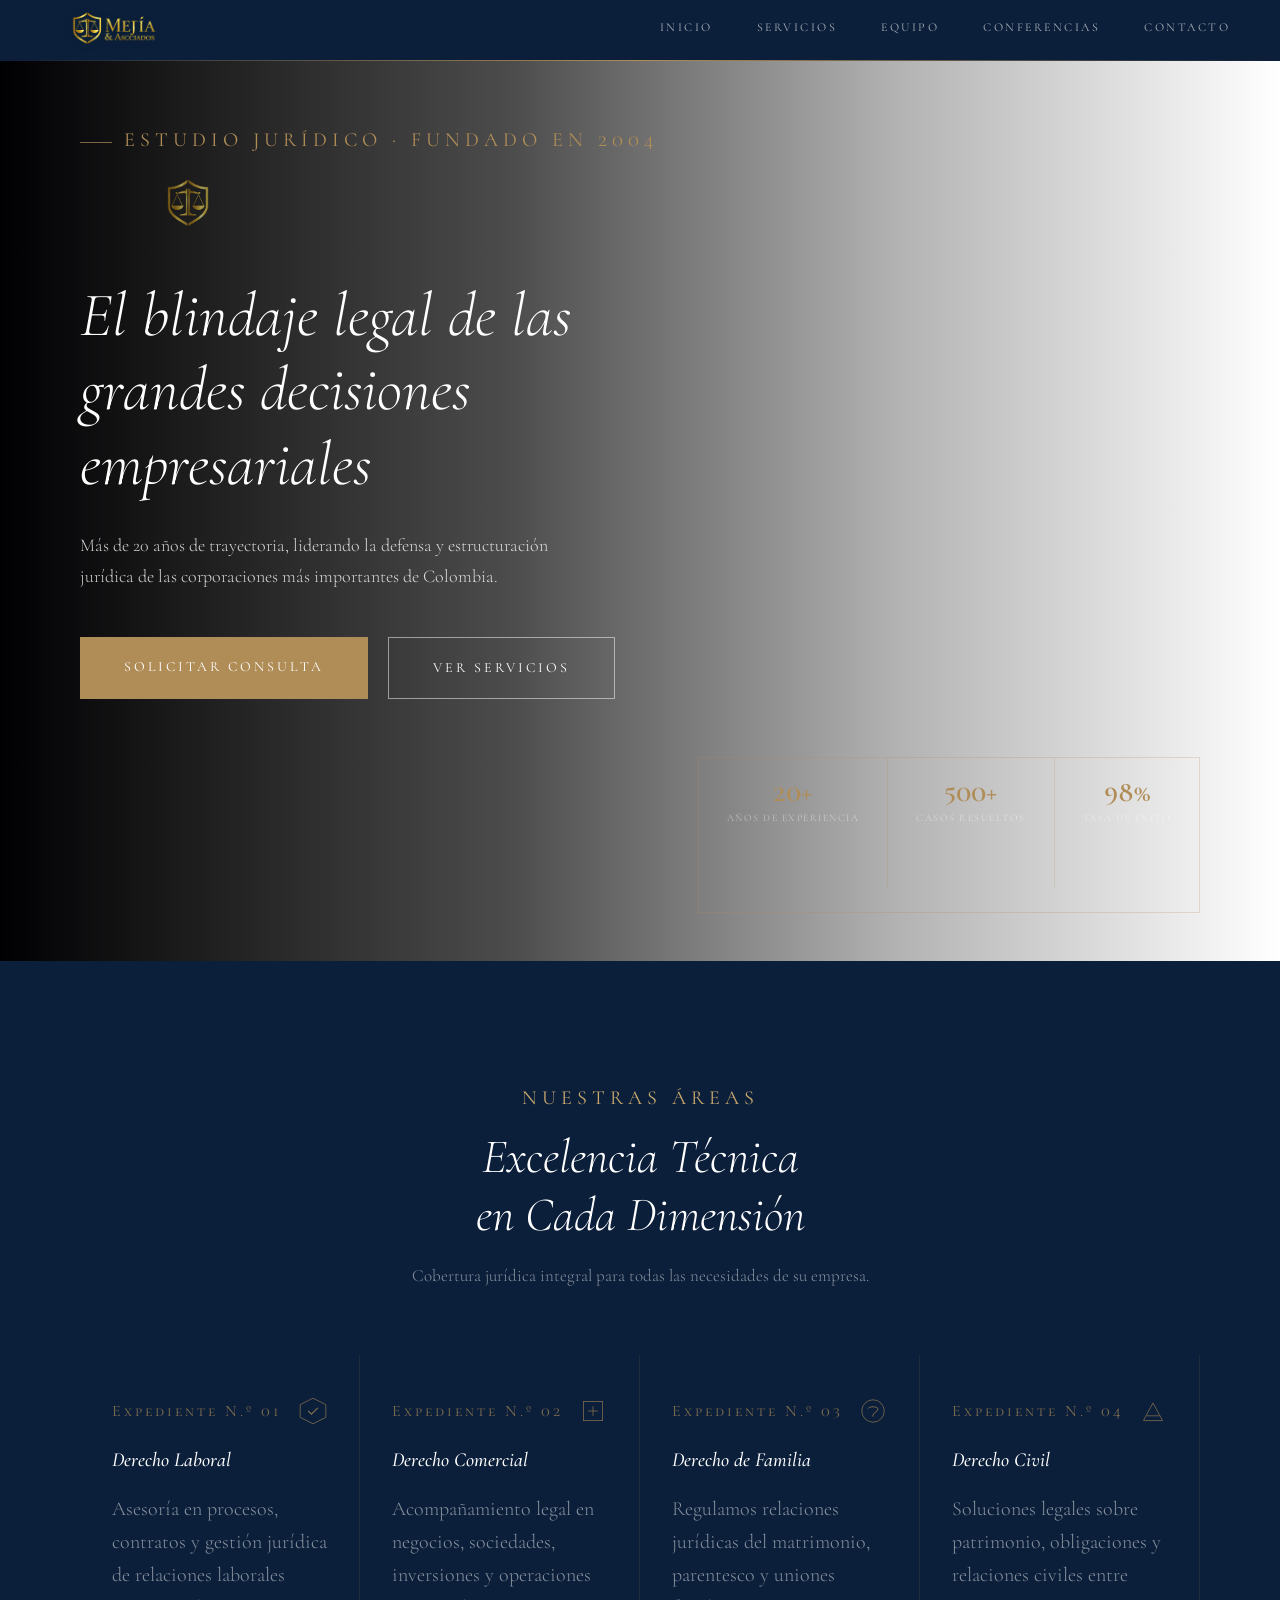
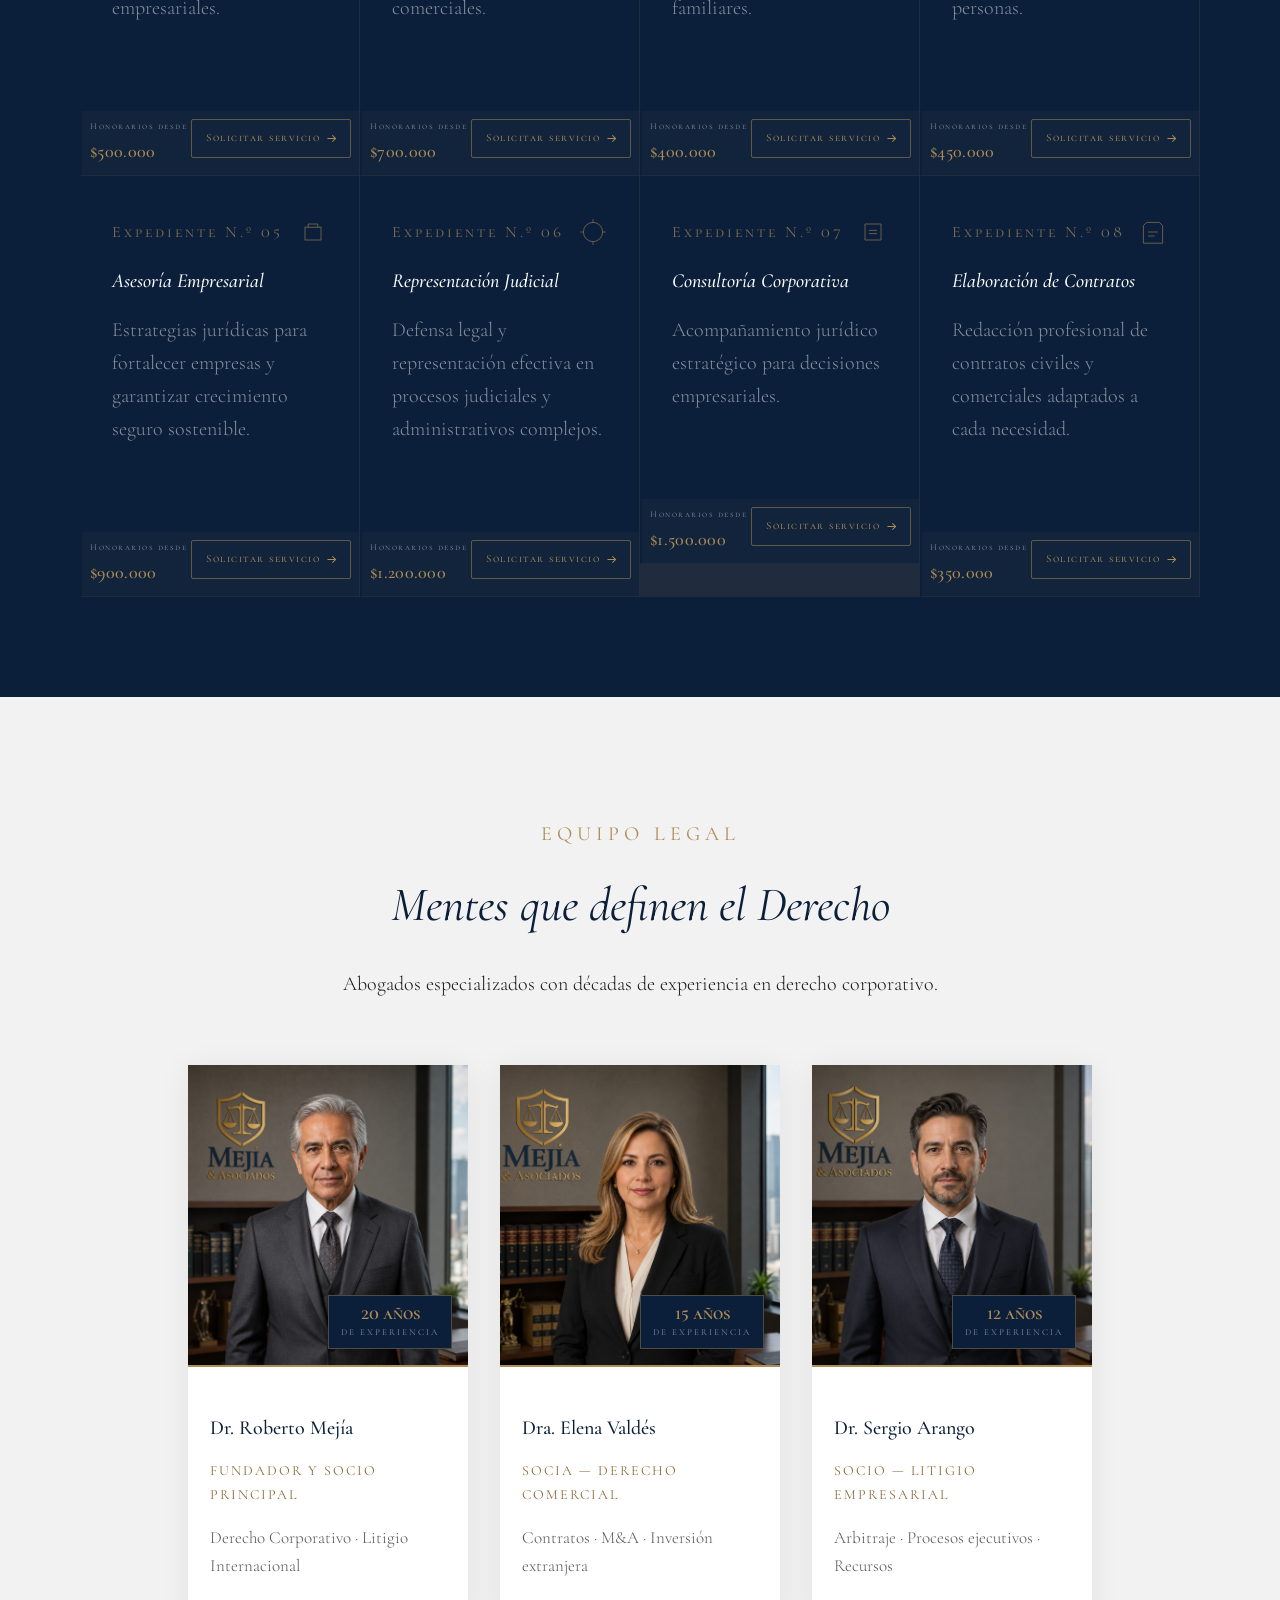
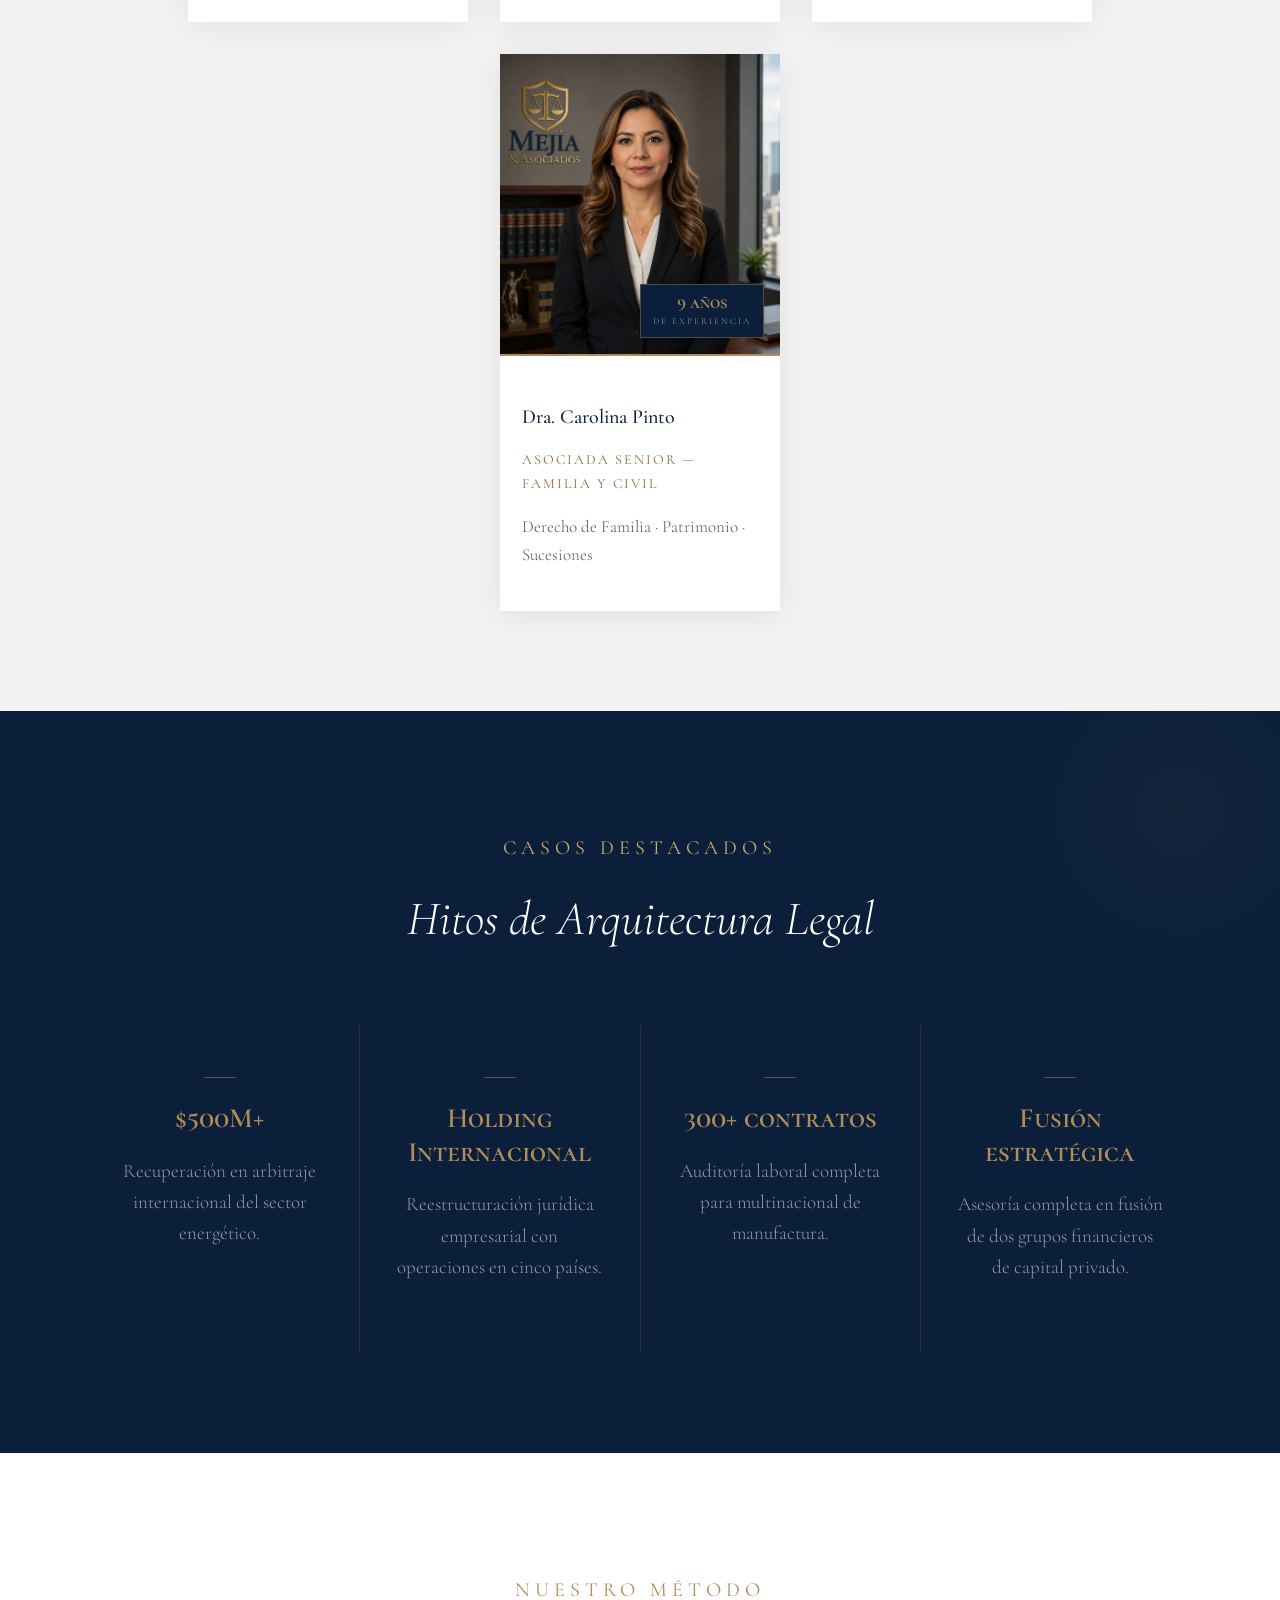
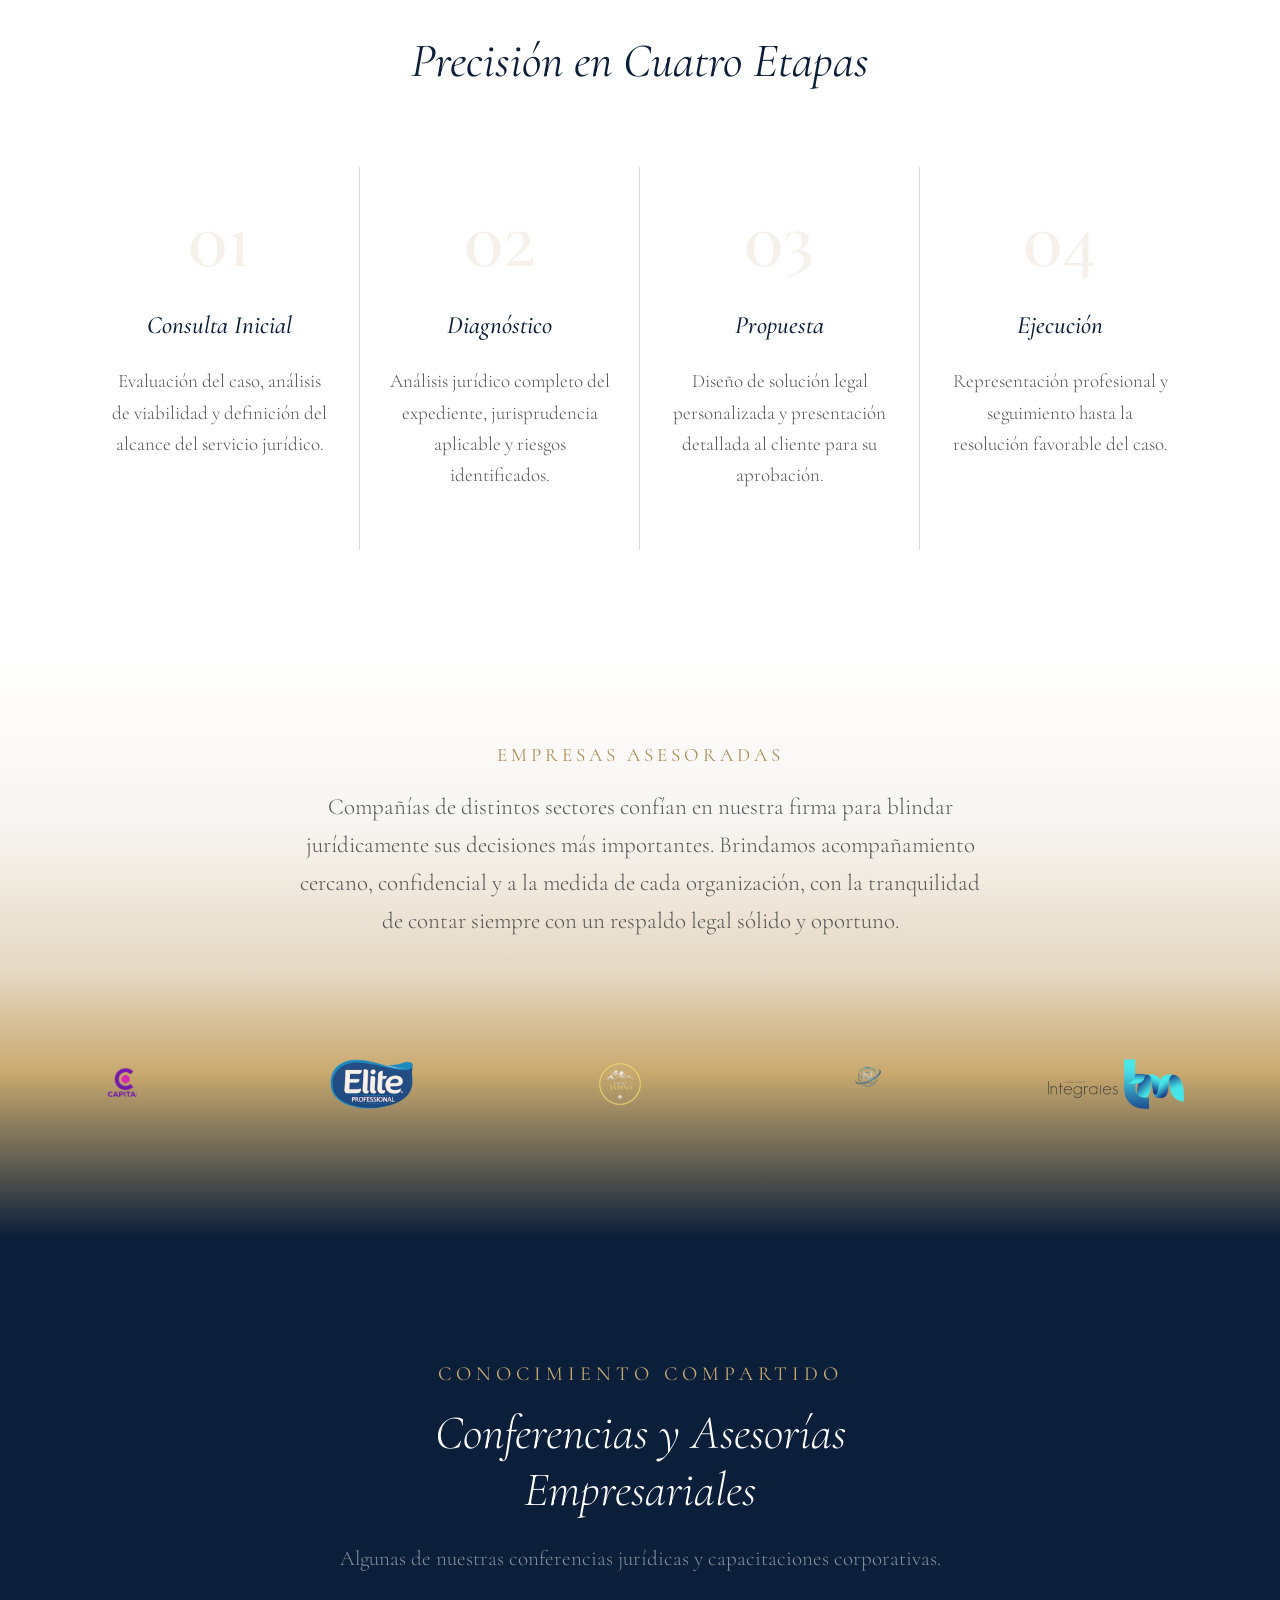
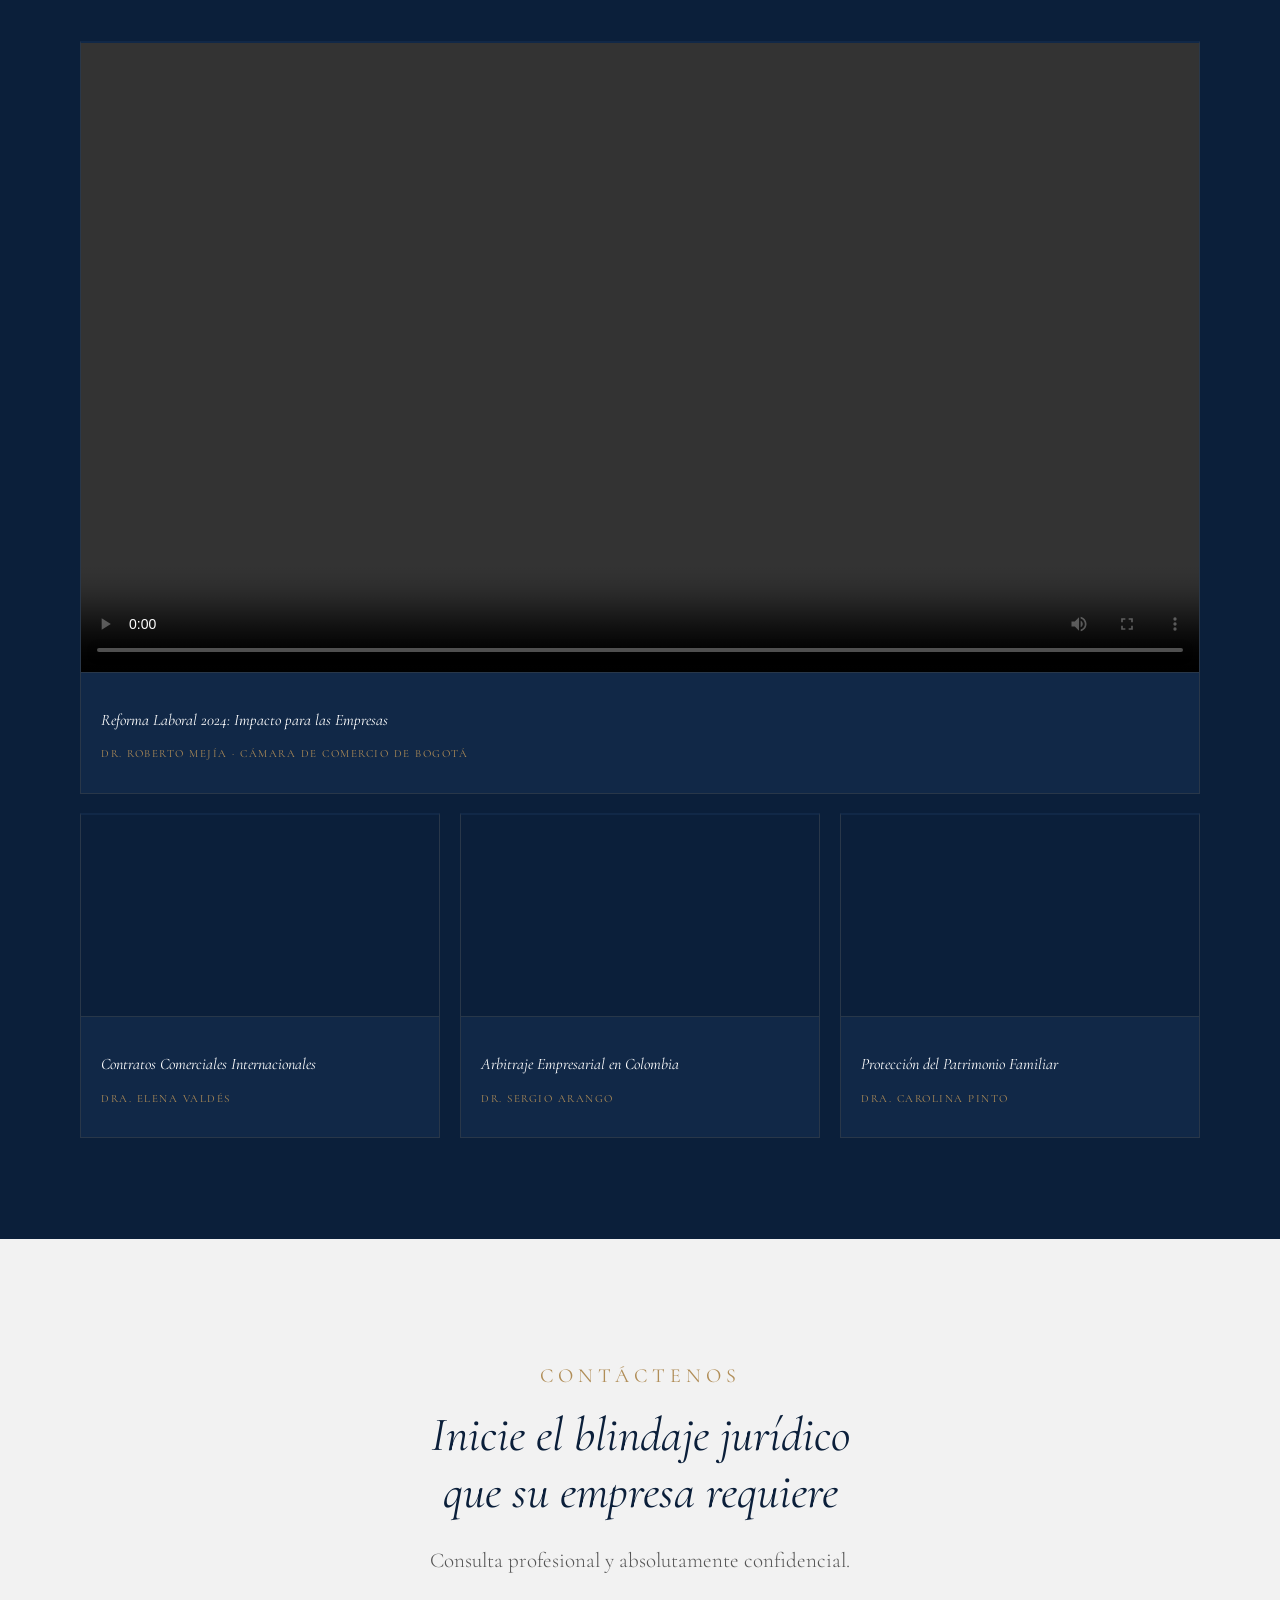
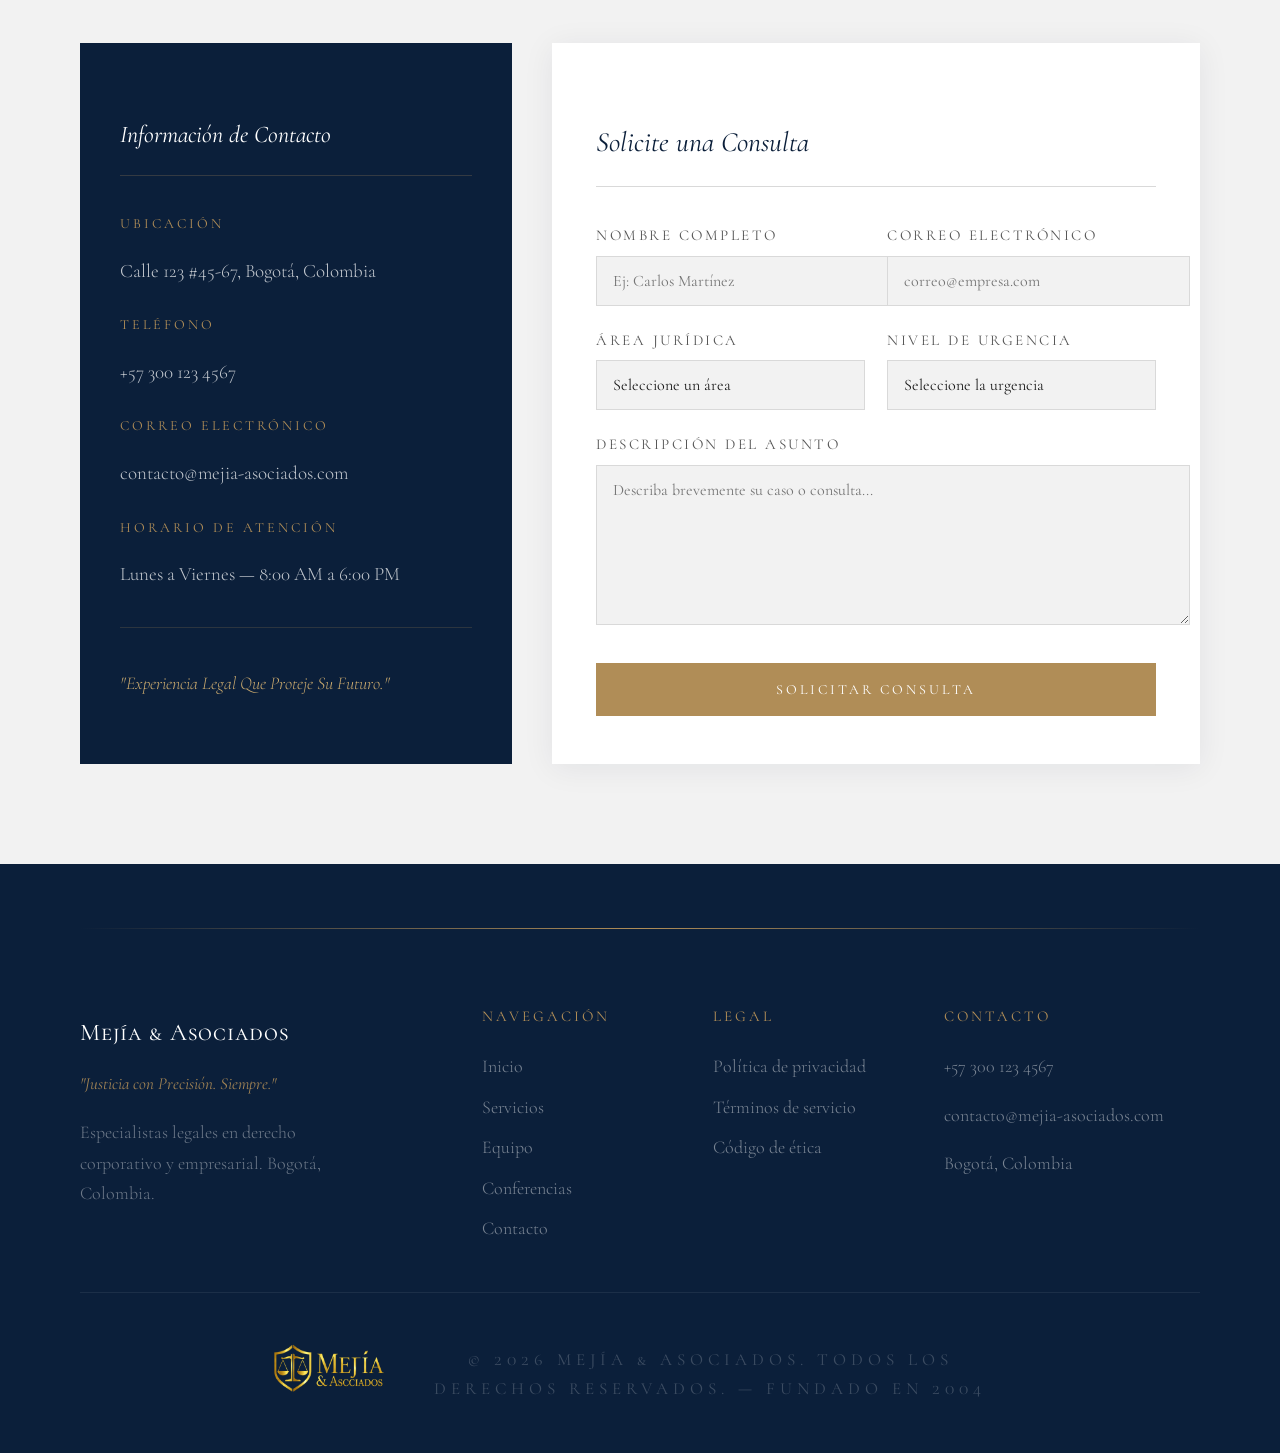
<file: ABOGADOS/index.html>
<!DOCTYPE html>
<html lang="es">
<head>
    <meta charset="UTF-8">
    <meta name="viewport" content="width=device-width, initial-scale=1.0">
    <title>Mejía & Asociados — Estudio Jurídico</title>
    <link rel="stylesheet" href="styles.css">
    <link rel="preconnect" href="https://fonts.googleapis.com">
    <link href="https://fonts.googleapis.com/css2?family=Cormorant+Garamond:ital,wght@0,300;0,400;0,500;0,600;0,700;1,300;1,400&family=Cormorant+SC:wght@300;400;500;600&display=swap" rel="stylesheet">
</head>
<body>


    <!--!SECCIÓN 1: ENCABEZADO
                    <!--*       Barra de navegación superior con logo y menú.
                    <!--*       El menú hamburguesa funciona con checkbox + label -->
    <header class="encabezado" id="inicio">

        <div class="encabezado__marca">
            <img class="encabezado__logo-banner"
                src="./img/logomj.png"
                alt="Mejía & Asociados">
        </div>

        <nav class="encabezado__nav" id="navegacion" role="navigation" aria-label="Navegación principal">
            <a class="enlace-nav" href="#inicio">Inicio</a>
            <a class="enlace-nav" href="#areas">Servicios</a>
            <a class="enlace-nav" href="#equipo">Equipo</a>
            <a class="enlace-nav" href="#conferencias">Conferencias</a>
            <a class="enlace-nav" href="#contacto">Contacto</a>
        </nav>

        <input type="checkbox" id="menu-activo" class="menu-activo" aria-hidden="true">
        <label for="menu-activo" class="menu-hamburguesa" aria-label="Abrir menú">
            <span></span><span></span><span></span>
        </label>

    </header>


    <!--!SECCIÓN 2: HERO / INICIO
            <!--*   Video de fondo + contenido + métricas flotantes.
            <!--*   Orden de capas (de fondo a frente):
            <!--*       1. video-fondo
            <!--*       2. degradado negro
            <!--*       3. patrón de puntos
            <!--*       4. contenido (título + botones)
            <!--*       5. métricas flotantes-->
    <section class="inicio" id="hero">

        <div class="inicio__contenedor-video">
            <video autoplay muted loop playsinline class="inicio__video-fondo">
                <source src="https://dl.dropbox.com/scl/fi/7dvm16bgu7j31hagz6p38/INTRODUCION.mp4?rlkey=zxrcnvhyy67lka468pvtw8rt9&st=ph2h5szb&dl=0" type="video/mp4">
            </video>
            <div class="inicio__degradado" aria-hidden="true"></div>
        </div>

        <div class="inicio__contenido">
            <span class="inicio__etiqueta">Estudio Jurídico · Fundado en 2004</span>

            <div class="inicio__banner" aria-hidden="true">
                <span class="banner-linea"></span>
                <img src="./img/icono_logo.png" alt="Logo Mejía & Asociados" class="inicio__logo">
                <span class="banner-linea"></span>
            </div>

            <h1 class="inicio__titulo">
                El blindaje legal de las<br>
                grandes decisiones<br>
                empresariales
            </h1>

            <p class="inicio__descripcion">
                Más de 20 años de trayectoria, liderando la defensa y estructuración
                jurídica de las corporaciones más importantes de Colombia.
            </p>

            <div class="inicio__botones">
                <a class="boton-principal" href="#contacto">Solicitar Consulta</a>
                <a class="boton-secundario" href="#areas">Ver Servicios</a>
            </div>
        </div>

        <div class="inicio__metricas" aria-hidden="true">
            <div class="inicio__metrica">
                <span class="inicio__metrica-numero">20+</span>
                <span class="inicio__metrica-texto">Años de experiencia</span>
            </div>
            <div class="inicio__metrica">
                <span class="inicio__metrica-numero">500+</span>
                <span class="inicio__metrica-texto">Casos resueltos</span>
            </div>
            <div class="inicio__metrica">
                <span class="inicio__metrica-numero">98%</span>
                <span class="inicio__metrica-texto">Tasa de éxito</span>
            </div>
        </div>

    </section>


    <!--!SECCIÓN 3: ÁREAS DE PRÁCTICA
        8 tarjetas en grid de 4 columnas.
        Los íconos son SVG inline (sin imágenes externas).
        -->
<section class="areas" id="areas">

    <div class="areas__encabezado">
        <p class="etiqueta-seccion etiqueta-seccion--clara">Nuestras Áreas</p>
        <h2 class="areas__titulo">Excelencia Técnica<br>en Cada Dimensión</h2>
        <p class="areas__subtitulo">Cobertura jurídica integral para todas las necesidades de su empresa.</p>
    </div>

    <div class="areas__cuadricula">

        <article class="ficha">
            <div class="ficha__cuerpo">
                <div class="ficha__cabecera">
                    <span class="ficha__expediente">Expediente N.º 01</span>
                    <div class="ficha__icono" aria-hidden="true">
                        <svg viewBox="0 0 40 40" xmlns="http://www.w3.org/2000/svg">
                            <path d="M20 4 L36 12 L36 28 L20 36 L4 28 L4 12 Z" fill="none" stroke="#B08D57" stroke-width="1"/>
                            <path d="M14 20 L18 24 L26 16" fill="none" stroke="#B08D57" stroke-width="1.5"/>
                        </svg>
                    </div>
                </div>
                <h3 class="ficha__nombre">Derecho Laboral</h3>
                <p class="ficha__descripcion">Asesoría en procesos, contratos y gestión jurídica de relaciones laborales empresariales.</p>
            </div>
            <div class="ficha__pie">
                <div class="ficha__honorarios">
                    <p class="ficha__honorarios-etiqueta">Honorarios desde</p>
                    <span class="ficha__precio">$500.000</span>
                </div>
                <a href="#contacto" class="ficha__cta">
                    <span>Solicitar servicio</span>
                    <svg viewBox="0 0 16 16" aria-hidden="true"><path d="M3 8h10M9 4l4 4-4 4" fill="none" stroke="currentColor" stroke-width="1.3"/></svg>
                </a>
            </div>
        </article>

        <article class="ficha">
            <div class="ficha__cuerpo">
                <div class="ficha__cabecera">
                    <span class="ficha__expediente">Expediente N.º 02</span>
                    <div class="ficha__icono" aria-hidden="true">
                        <svg viewBox="0 0 40 40" xmlns="http://www.w3.org/2000/svg">
                            <rect x="8" y="8" width="24" height="24" fill="none" stroke="#B08D57" stroke-width="1"/>
                            <line x1="14" y1="20" x2="26" y2="20" stroke="#B08D57" stroke-width="1"/>
                            <line x1="20" y1="14" x2="20" y2="26" stroke="#B08D57" stroke-width="1"/>
                        </svg>
                    </div>
                </div>
                <h3 class="ficha__nombre">Derecho Comercial</h3>
                <p class="ficha__descripcion">Acompañamiento legal en negocios, sociedades, inversiones y operaciones comerciales.</p>
            </div>
            <div class="ficha__pie">
                <div class="ficha__honorarios">
                    <p class="ficha__honorarios-etiqueta">Honorarios desde</p>
                    <span class="ficha__precio">$700.000</span>
                </div>
                <a href="#contacto" class="ficha__cta">
                    <span>Solicitar servicio</span>
                    <svg viewBox="0 0 16 16" aria-hidden="true"><path d="M3 8h10M9 4l4 4-4 4" fill="none" stroke="currentColor" stroke-width="1.3"/></svg>
                </a>
            </div>
        </article>

        <article class="ficha">
            <div class="ficha__cuerpo">
                <div class="ficha__cabecera">
                    <span class="ficha__expediente">Expediente N.º 03</span>
                    <div class="ficha__icono" aria-hidden="true">
                        <svg viewBox="0 0 40 40" xmlns="http://www.w3.org/2000/svg">
                            <circle cx="20" cy="20" r="14" fill="none" stroke="#B08D57" stroke-width="1"/>
                            <path d="M14 17 C14 14 26 14 26 17 C26 22 20 22 20 25 L20 27" fill="none" stroke="#B08D57" stroke-width="1.2"/>
                        </svg>
                    </div>
                </div>
                <h3 class="ficha__nombre">Derecho de Familia</h3>
                <p class="ficha__descripcion">Regulamos relaciones jurídicas del matrimonio, parentesco y uniones familiares.</p>
            </div>
            <div class="ficha__pie">
                <div class="ficha__honorarios">
                    <p class="ficha__honorarios-etiqueta">Honorarios desde</p>
                    <span class="ficha__precio">$400.000</span>
                </div>
                <a href="#contacto" class="ficha__cta">
                    <span>Solicitar servicio</span>
                    <svg viewBox="0 0 16 16" aria-hidden="true"><path d="M3 8h10M9 4l4 4-4 4" fill="none" stroke="currentColor" stroke-width="1.3"/></svg>
                </a>
            </div>
        </article>

        <article class="ficha">
            <div class="ficha__cuerpo">
                <div class="ficha__cabecera">
                    <span class="ficha__expediente">Expediente N.º 04</span>
                    <div class="ficha__icono" aria-hidden="true">
                        <svg viewBox="0 0 40 40" xmlns="http://www.w3.org/2000/svg">
                            <path d="M8 32 L20 10 L32 32 Z" fill="none" stroke="#B08D57" stroke-width="1"/>
                            <line x1="12" y1="26" x2="28" y2="26" stroke="#B08D57" stroke-width="1"/>
                        </svg>
                    </div>
                </div>
                <h3 class="ficha__nombre">Derecho Civil</h3>
                <p class="ficha__descripcion">Soluciones legales sobre patrimonio, obligaciones y relaciones civiles entre personas.</p>
            </div>
            <div class="ficha__pie">
                <div class="ficha__honorarios">
                    <p class="ficha__honorarios-etiqueta">Honorarios desde</p>
                    <span class="ficha__precio">$450.000</span>
                </div>
                <a href="#contacto" class="ficha__cta">
                    <span>Solicitar servicio</span>
                    <svg viewBox="0 0 16 16" aria-hidden="true"><path d="M3 8h10M9 4l4 4-4 4" fill="none" stroke="currentColor" stroke-width="1.3"/></svg>
                </a>
            </div>
        </article>

        <article class="ficha">
            <div class="ficha__cuerpo">
                <div class="ficha__cabecera">
                    <span class="ficha__expediente">Expediente N.º 05</span>
                    <div class="ficha__icono" aria-hidden="true">
                        <svg viewBox="0 0 40 40" xmlns="http://www.w3.org/2000/svg">
                            <rect x="10" y="14" width="20" height="16" fill="none" stroke="#B08D57" stroke-width="1"/>
                            <path d="M14 14 L14 10 L26 10 L26 14" fill="none" stroke="#B08D57" stroke-width="1"/>
                        </svg>
                    </div>
                </div>
                <h3 class="ficha__nombre">Asesoría Empresarial</h3>
                <p class="ficha__descripcion">Estrategias jurídicas para fortalecer empresas y garantizar crecimiento seguro sostenible.</p>
            </div>
            <div class="ficha__pie">
                <div class="ficha__honorarios">
                    <p class="ficha__honorarios-etiqueta">Honorarios desde</p>
                    <span class="ficha__precio">$900.000</span>
                </div>
                <a href="#contacto" class="ficha__cta">
                    <span>Solicitar servicio</span>
                    <svg viewBox="0 0 16 16" aria-hidden="true"><path d="M3 8h10M9 4l4 4-4 4" fill="none" stroke="currentColor" stroke-width="1.3"/></svg>
                </a>
            </div>
        </article>

        <article class="ficha">
            <div class="ficha__cuerpo">
                <div class="ficha__cabecera">
                    <span class="ficha__expediente">Expediente N.º 06</span>
                    <div class="ficha__icono" aria-hidden="true">
                        <svg viewBox="0 0 40 40" xmlns="http://www.w3.org/2000/svg">
                            <circle cx="20" cy="20" r="12" fill="none" stroke="#B08D57" stroke-width="1"/>
                            <path d="M20 8 L20 4 M32 20 L36 20 M20 32 L20 36 M8 20 L4 20" stroke="#B08D57" stroke-width="1"/>
                        </svg>
                    </div>
                </div>
                <h3 class="ficha__nombre">Representación Judicial</h3>
                <p class="ficha__descripcion">Defensa legal y representación efectiva en procesos judiciales y administrativos complejos.</p>
            </div>
            <div class="ficha__pie">
                <div class="ficha__honorarios">
                    <p class="ficha__honorarios-etiqueta">Honorarios desde</p>
                    <span class="ficha__precio">$1.200.000</span>
                </div>
                <a href="#contacto" class="ficha__cta">
                    <span>Solicitar servicio</span>
                    <svg viewBox="0 0 16 16" aria-hidden="true"><path d="M3 8h10M9 4l4 4-4 4" fill="none" stroke="currentColor" stroke-width="1.3"/></svg>
                </a>
            </div>
        </article>

        <article class="ficha">
            <div class="ficha__cuerpo">
                <div class="ficha__cabecera">
                    <span class="ficha__expediente">Expediente N.º 07</span>
                    <div class="ficha__icono" aria-hidden="true">
                        <svg viewBox="0 0 40 40" xmlns="http://www.w3.org/2000/svg">
                            <path d="M10 10 L30 10 L30 30 L10 30 Z" fill="none" stroke="#B08D57" stroke-width="1"/>
                            <line x1="15" y1="18" x2="25" y2="18" stroke="#B08D57" stroke-width="1"/>
                            <line x1="15" y1="22" x2="25" y2="22" stroke="#B08D57" stroke-width="1"/>
                        </svg>
                    </div>
                </div>
                <h3 class="ficha__nombre">Consultoría Corporativa</h3>
                <p class="ficha__descripcion">Acompañamiento jurídico estratégico para decisiones empresariales.</p>
            </div>
            <div class="ficha__pie">
                <div class="ficha__honorarios">
                    <p class="ficha__honorarios-etiqueta">Honorarios desde</p>
                    <span class="ficha__precio">$1.500.000</span>
                </div>
                <a href="#contacto" class="ficha__cta">
                    <span>Solicitar servicio</span>
                    <svg viewBox="0 0 16 16" aria-hidden="true"><path d="M3 8h10M9 4l4 4-4 4" fill="none" stroke="currentColor" stroke-width="1.3"/></svg>
                </a>
            </div>
        </article>

        <article class="ficha">
            <div class="ficha__cuerpo">
                <div class="ficha__cabecera">
                    <span class="ficha__expediente">Expediente N.º 08</span>
                    <div class="ficha__icono" aria-hidden="true">
                        <svg viewBox="0 0 40 40" xmlns="http://www.w3.org/2000/svg">
                            <path d="M12 8 L28 8 L32 12 L32 34 L8 34 L8 12 Z" fill="none" stroke="#B08D57" stroke-width="1"/>
                            <line x1="14" y1="20" x2="26" y2="20" stroke="#B08D57" stroke-width="1"/>
                            <line x1="14" y1="25" x2="22" y2="25" stroke="#B08D57" stroke-width="1"/>
                        </svg>
                    </div>
                </div>
                <h3 class="ficha__nombre">Elaboración de Contratos</h3>
                <p class="ficha__descripcion">Redacción profesional de contratos civiles y comerciales adaptados a cada necesidad.</p>
            </div>
            <div class="ficha__pie">
                <div class="ficha__honorarios">
                    <p class="ficha__honorarios-etiqueta">Honorarios desde</p>
                    <span class="ficha__precio">$350.000</span>
                </div>
                <a href="#contacto" class="ficha__cta">
                    <span>Solicitar servicio</span>
                    <svg viewBox="0 0 16 16" aria-hidden="true"><path d="M3 8h10M9 4l4 4-4 4" fill="none" stroke="currentColor" stroke-width="1.3"/></svg>
                </a>
            </div>
        </article>

    </div>

</section>


    <!--!SECCIÓN 4: EQUIPO LEGAL
        <!--*       4 tarjetas de abogados con foto, nombre, cargo y especialidad.
        <!--*       Técnica: Grid de 1 celda en la imagen para superponer capas
        <!--*       (texto de fondo ::before, foto, velo, badge de años)
        
        -->
    <section class="equipo" id="equipo">

        <div class="equipo__encabezado">
            <p class="etiqueta-seccion">Equipo Legal</p>
            <h2 class="equipo__titulo">Mentes que definen el Derecho</h2>
            <p class="equipo__subtitulo">Abogados especializados con décadas de experiencia en derecho corporativo.</p>
        </div>

        <div class="equipo__cuadricula">

            <article class="tarjeta-abogado">
                <div class="tarjeta-abogado__imagen-contenedor">
                    <img src="./img/brief_img/roberto_mejia.png" alt="Dr. Roberto Mejía" class="tarjeta-abogado__imagen">
                    <div class="tarjeta-abogado__velo" aria-hidden="true"></div>
                    <div class="tarjeta-abogado__anios">
                        <span>20 años</span>
                        <small>de experiencia</small>
                    </div>
                </div>
                <div class="tarjeta-abogado__info">
                    <h3 class="tarjeta-abogado__nombre">Dr. Roberto Mejía</h3>
                    <p class="tarjeta-abogado__cargo">Fundador y Socio Principal</p>
                    <p class="tarjeta-abogado__especialidad">Derecho Corporativo · Litigio Internacional</p>
                </div>
            </article>

            <article class="tarjeta-abogado">
                <div class="tarjeta-abogado__imagen-contenedor">
                    <img src="./img/brief_img/elena_valdes.png" alt="Dra. Elena Valdés" class="tarjeta-abogado__imagen">
                    <div class="tarjeta-abogado__velo" aria-hidden="true"></div>
                    <div class="tarjeta-abogado__anios">
                        <span>15 años</span>
                        <small>de experiencia</small>
                    </div>
                </div>
                <div class="tarjeta-abogado__info">
                    <h3 class="tarjeta-abogado__nombre">Dra. Elena Valdés</h3>
                    <p class="tarjeta-abogado__cargo">Socia — Derecho Comercial</p>
                    <p class="tarjeta-abogado__especialidad">Contratos · M&A · Inversión extranjera</p>
                </div>
            </article>

            <article class="tarjeta-abogado">
                <div class="tarjeta-abogado__imagen-contenedor">
                    <img src="./img/brief_img/sergio_arango.png" alt="Dr. Sergio Arango" class="tarjeta-abogado__imagen">
                    <div class="tarjeta-abogado__velo" aria-hidden="true"></div>
                    <div class="tarjeta-abogado__anios">
                        <span>12 años</span>
                        <small>de experiencia</small>
                    </div>
                </div>
                <div class="tarjeta-abogado__info">
                    <h3 class="tarjeta-abogado__nombre">Dr. Sergio Arango</h3>
                    <p class="tarjeta-abogado__cargo">Socio — Litigio Empresarial</p>
                    <p class="tarjeta-abogado__especialidad">Arbitraje · Procesos ejecutivos · Recursos</p>
                </div>
            </article>

            <article class="tarjeta-abogado">
                <div class="tarjeta-abogado__imagen-contenedor">
                    <img src="./img/brief_img/carolina_pinto.png" alt="Dra. Carolina Pinto" class="tarjeta-abogado__imagen">
                    <div class="tarjeta-abogado__velo" aria-hidden="true"></div>
                    <div class="tarjeta-abogado__anios">
                        <span>9 años</span>
                        <small>de experiencia</small>
                    </div>
                </div>
                <div class="tarjeta-abogado__info">
                    <h3 class="tarjeta-abogado__nombre">Dra. Carolina Pinto</h3>
                    <p class="tarjeta-abogado__cargo">Asociada Senior — Familia y Civil</p>
                    <p class="tarjeta-abogado__especialidad">Derecho de Familia · Patrimonio · Sucesiones</p>
                </div>
            </article>

        </div>

    </section>


    <!--!SECCIÓN 5: HITOS / CASOS DESTACADOS
        <!--*        4 tarjetas de casos de éxito (sin nombres reales).
        <!--*        Grid de 4 columnas con separadores dorados.-->
    <section class="hitos" id="hitos">

        <div class="hitos__encabezado">
            <p class="etiqueta-seccion etiqueta-seccion--clara">Casos Destacados</p>
            <h2 class="hitos__titulo">Hitos de Arquitectura Legal</h2>
        </div>

        <div class="hitos__cuadricula">

            <article class="tarjeta-hito">
                <div class="tarjeta-hito__ornamento" aria-hidden="true"></div>
                <span class="tarjeta-hito__cifra">$500M+</span>
                <p class="tarjeta-hito__descripcion">Recuperación en arbitraje internacional del sector energético.</p>
            </article>

            <article class="tarjeta-hito">
                <div class="tarjeta-hito__ornamento" aria-hidden="true"></div>
                <span class="tarjeta-hito__cifra">Holding Internacional</span>
                <p class="tarjeta-hito__descripcion">Reestructuración jurídica empresarial con operaciones en cinco países.</p>
            </article>

            <article class="tarjeta-hito">
                <div class="tarjeta-hito__ornamento" aria-hidden="true"></div>
                <span class="tarjeta-hito__cifra">300+ contratos</span>
                <p class="tarjeta-hito__descripcion">Auditoría laboral completa para multinacional de manufactura.</p>
            </article>

            <article class="tarjeta-hito">
                <div class="tarjeta-hito__ornamento" aria-hidden="true"></div>
                <span class="tarjeta-hito__cifra">Fusión estratégica</span>
                <p class="tarjeta-hito__descripcion">Asesoría completa en fusión de dos grupos financieros de capital privado.</p>
            </article>

        </div>

    </section>


    <!--!SECCIÓN 6: NUESTRO MÉTODO
        <!--*        4 pasos del proceso jurídico en grid de 4 columnas.
        <!--*        Los pasos se separan con border-right (no gap).-->
    <section class="metodo" id="metodo">

        <div class="metodo__encabezado">
            <p class="etiqueta-seccion">Nuestro Método</p>
            <h2 class="metodo__titulo">Precisión en Cuatro Etapas</h2>
        </div>

        <div class="metodo__pasos">

            <article class="paso">
                <div class="paso__numero" aria-hidden="true">01</div>
                <h3 class="paso__nombre">Consulta Inicial</h3>
                <p class="paso__descripcion">Evaluación del caso, análisis de viabilidad y definición del alcance del servicio jurídico.</p>
            </article>

            <article class="paso">
                <div class="paso__numero" aria-hidden="true">02</div>
                <h3 class="paso__nombre">Diagnóstico</h3>
                <p class="paso__descripcion">Análisis jurídico completo del expediente, jurisprudencia aplicable y riesgos identificados.</p>
            </article>

            <article class="paso">
                <div class="paso__numero" aria-hidden="true">03</div>
                <h3 class="paso__nombre">Propuesta</h3>
                <p class="paso__descripcion">Diseño de solución legal personalizada y presentación detallada al cliente para su aprobación.</p>
            </article>

            <article class="paso">
                <div class="paso__numero" aria-hidden="true">04</div>
                <h3 class="paso__nombre">Ejecución</h3>
                <p class="paso__descripcion">Representación profesional y seguimiento hasta la resolución favorable del caso.</p>
            </article>

        </div>

    </section>


    <!--!SECCIÓN 7: EMPRESAS ASESORADAS
        <!--*        Logos de clientes en tarjetas con efecto hover luminoso.
        <!--*        Flexbox con wrap para acomodar automáticamente.
        <!--*        Fondo con gradiente vertical de blanco a azul oscuro.-->
    <section class="clientes" id="clientes">

    <p class="clientes__titulo">Empresas Asesoradas</p>
    <p class="clientes__subtitulo">
        Compañías de distintos sectores confían en nuestra firma para blindar
        jurídicamente sus decisiones más importantes. Brindamos acompañamiento
        cercano, confidencial y a la medida de cada organización, con la tranquilidad
        de contar siempre con un respaldo legal sólido y oportuno.
    </p>

    <div class="clientes__carrusel">
        <div class="clientes__pista">

            <!-- Grupo 1 -->
            <div class="cliente-card">
                <img src="./img/Empresas_Asesoradas/capital.png" alt="Capital" class="clientes__logo">
            </div>
            <div class="cliente-card">
                <img src="./img/Empresas_Asesoradas/elite.png" alt="Elite" class="clientes__logo">
            </div>
            <div class="cliente-card">
                <img src="./img/Empresas_Asesoradas/grupoandino.png" alt="Grupo Andino" class="clientes__logo">
            </div>
            <div class="cliente-card">
                <img src="./img/Empresas_Asesoradas/inversionesnova.png" alt="Inversiones Nova" class="clientes__logo">
            </div>
            <div class="cliente-card">
                <img src="./img/Empresas_Asesoradas/sas.png" alt="SAS" class="clientes__logo">
            </div>
            <div class="cliente-card">
                <img src="./img/Empresas_Asesoradas/banc.png" alt="Bancolombia" class="clientes__logo">
            </div>

            <div class="cliente-card">
                <img src="./img/Empresas_Asesoradas/banco_bogota.png" alt="Banco Bogotá" class="clientes__logo">
            </div>

            <div class="cliente-card">
                <img src="./img/Empresas_Asesoradas/exito.png" alt="Éxito" class="clientes__logo">
            </div>
            <div class="cliente-card">
                <img src="./img/Empresas_Asesoradas/olimpica.png" alt="Olimpica" class="clientes__logo">
            </div>
            <div class="cliente-card">
                <img src="./img/Empresas_Asesoradas/alkosto.png" alt="Alkosto" class="clientes__logo">
            </div>
            

            <!-- Grupo 2 (idéntico, necesario para el bucle infinito sin cortes) -->
            <div class="cliente-card">
                <img src="./img/Empresas_Asesoradas/capital.png" alt="" class="clientes__logo">
            </div>
            <div class="cliente-card">
                <img src="./img/Empresas_Asesoradas/elite.png" alt="" class="clientes__logo">
            </div>
            <div class="cliente-card">
                <img src="./img/Empresas_Asesoradas/grupoandino.png" alt="" class="clientes__logo">
            </div>
            <div class="cliente-card">
                <img src="./img/Empresas_Asesoradas/inversionesnova.png" alt="" class="clientes__logo">
            </div>
            <div class="cliente-card">
                <img src="./img/Empresas_Asesoradas/sas.png" alt="" class="clientes__logo">
            </div>
            <div class="cliente-card">
                <img src="./img/Empresas_Asesoradas/banc.png" alt="" class="clientes__logo">
            </div>

            <div class="cliente-card">
                <img src="./img/Empresas_Asesoradas/banco_bogota.png" alt="" class="clientes__logo">
            </div>

            <div class="cliente-card">
                <img src="./img/Empresas_Asesoradas/exito.png" alt="" class="clientes__logo">
            </div>
            <div class="cliente-card">
                <img src="./img/Empresas_Asesoradas/olimpica.png" alt="" class="clientes__logo">
            </div>
            <div class="cliente-card">
                <img src="./img/Empresas_Asesoradas/alkosto.png"Alkosto" class="clientes__logo">
            </div>

        </div>
    </div>

</section>


    <!--!SECCIÓN 8: CONFERENCIAS
        1 video principal con audio (ocupa 3 columnas) +
        3 videos secundarios en silencio y bucle automático.
        Grid de 3 columnas con 2 filas.
        El badge "Con Audio" se superpone al video con grid de 1 celda.
        -->
    <section class="conferencias" id="conferencias">

        <div class="conferencias__encabezado">
            <p class="etiqueta-seccion etiqueta-seccion--clara">Conocimiento Compartido</p>
            <h2 class="conferencias__titulo">Conferencias y Asesorías Empresariales</h2>
            <p class="conferencias__subtitulo">Algunas de nuestras conferencias jurídicas y capacitaciones corporativas.</p>
        </div>

        <div class="conferencias__videos">

            <!--!Video principal: con audio, ocupa las 3 columnas-->
            <div class="video-item video-item--principal">
                <div class="video-item__contenedor-video">
                    <video controls class="video-item__video">
                        <source src="https://www.dropbox.com/scl/fi/da8huxbl7e1a9so7513sp/video-audio.mp4?rlkey=f7fycwsqpl5ryyzwunmu6elsj&st=fj9fb3v1&raw=1" type="video/mp4">
                    </video>
                    <div class="video-item__etiqueta">
                        <span class="video-item__badge">Con Audio</span>
                    </div>
                </div>
                <div class="video-item__info">
                    <h3 class="video-item__titulo">Reforma Laboral 2024: Impacto para las Empresas</h3>
                    <p class="video-item__subtitulo">Dr. Roberto Mejía · Cámara de Comercio de Bogotá</p>
                </div>
            </div>

    <!--! Videos secundarios: silencio, bucle automático -->
        <!--?Contratos Comerciales Internacionales-->
            <div class="video-item">
                <video autoplay muted loop playsinline class="video-item__video">
                    <source src="https://www.dropbox.com/scl/fi/49qkmchbrx90k1cjaxmil/Contratos-Comerciales-Internacionales.mp4?rlkey=ghr5cp1n3lfyucv2nmz4t76yz&st=nwx87j7l&raw=1" type="video/mp4">
                </video>
                <div class="video-item__info">
                    <h3 class="video-item__titulo">Contratos Comerciales Internacionales</h3>
                    <p class="video-item__subtitulo">Dra. Elena Valdés</p>
                </div>
            </div>
        <!--?Arbitraje Empresarial en Colombia-->
            <div class="video-item">
                <video autoplay muted loop playsinline class="video-item__video">
                    <source src="https://www.dropbox.com/scl/fi/8lb0yv31gbokz2l2rsobe/Arbitraje-Empresarial.mov?rlkey=1eo2l21rj88b1y1ir0jie8w5i&st=9xyc2bgj&raw=1" type="video/mp4">
                </video>
                <div class="video-item__info">
                    <h3 class="video-item__titulo">Arbitraje Empresarial en Colombia</h3>
                    <p class="video-item__subtitulo">Dr. Sergio Arango</p>
                </div>
            </div>
        <!--?Protección del Patrimonio Familiar-->
            <div class="video-item">
                <video autoplay muted loop playsinline class="video-item__video">
                    <source src="https://www.dropbox.com/scl/fi/nwhmu39efbux3f1efj9f8/Protecci-n-Patrimonial.mov?rlkey=571ust9jc1db6hrhrfta4wljt&st=mgasiass&raw=1" type="video/mp4">
                </video>
                <div class="video-item__info">
                    <h3 class="video-item__titulo">Protección del Patrimonio Familiar</h3>
                    <p class="video-item__subtitulo">Dra. Carolina Pinto</p>
                </div>
            </div>

        </div>

    </section>


    <!--!SECCIÓN 9: CONTACTO
        2 columnas: información de contacto + formulario.
        El formulario interno usa grid de 2 columnas.
        Los campos "completo" usan grid-column: 1 / -1.-->
    <section class="contacto" id="contacto">

        <div class="contacto__encabezado">
            <p class="etiqueta-seccion">Contáctenos</p>
            <h2 class="contacto__titulo">Inicie el blindaje jurídico<br>que su empresa requiere</h2>
            <p class="contacto__subtitulo">Consulta profesional y absolutamente confidencial.</p>
        </div>

        <div class="contacto__cuadricula">

            <div class="info-contacto">
                <h3 class="info-contacto__titulo">Información de Contacto</h3>
                <div class="item-contacto">
                    <span class="item-contacto__etiqueta">Ubicación</span>
                    <p class="item-contacto__valor">Calle 123 #45-67, Bogotá, Colombia</p>
                </div>
                <div class="item-contacto">
                    <span class="item-contacto__etiqueta">Teléfono</span>
                    <p class="item-contacto__valor">+57 300 123 4567</p>
                </div>
                <div class="item-contacto">
                    <span class="item-contacto__etiqueta">Correo electrónico</span>
                    <p class="item-contacto__valor">contacto@mejia-asociados.com</p>
                </div>
                <div class="item-contacto">
                    <span class="item-contacto__etiqueta">Horario de atención</span>
                    <p class="item-contacto__valor">Lunes a Viernes — 8:00 AM a 6:00 PM</p>
                </div>
                <div class="info-contacto__eslogan">
                    <p>"Experiencia Legal Que Proteje Su Futuro."</p>
                </div>
            </div>

            <div class="formulario-contenedor">
                <h3 class="formulario-contenedor__titulo">Solicite una Consulta</h3>

                <div class="formulario">

                    <div class="campo">
                        <label class="campo__etiqueta" for="nombre">Nombre completo</label>
                        <input class="campo__entrada" type="text" id="nombre" name="nombre" placeholder="Ej: Carlos Martínez" required>
                    </div>

                    <div class="campo">
                        <label class="campo__etiqueta" for="correo">Correo electrónico</label>
                        <input class="campo__entrada" type="email" id="correo" name="correo" placeholder="correo@empresa.com" required>
                    </div>

                    <div class="campo">
                        <label class="campo__etiqueta" for="area">Área jurídica</label>
                        <select class="campo__entrada campo__entrada--select" id="area" name="area">
                            <option value="" disabled selected>Seleccione un área</option>
                            <option value="laboral">Derecho Laboral</option>
                            <option value="comercial">Derecho Comercial</option>
                            <option value="civil">Derecho Civil</option>
                            <option value="familia">Derecho de Familia</option>
                            <option value="empresarial">Asesoría Empresarial</option>
                            <option value="contratos">Elaboración de Contratos</option>
                        </select>
                    </div>

                    <div class="campo">
                        <label class="campo__etiqueta" for="urgencia">Nivel de urgencia</label>
                        <select class="campo__entrada campo__entrada--select" id="urgencia" name="urgencia">
                            <option value="" disabled selected>Seleccione la urgencia</option>
                            <option value="normal">Normal — En los próximos días</option>
                            <option value="prioritario">Prioritario — Esta semana</option>
                            <option value="urgente">Urgente — Hoy mismo</option>
                        </select>
                    </div>

                    <div class="campo campo--completo">
                        <label class="campo__etiqueta" for="mensaje">Descripción del asunto</label>
                        <textarea class="campo__entrada campo__entrada--textarea" id="mensaje" name="mensaje"
                            placeholder="Describa brevemente su caso o consulta..." rows="5"></textarea>
                    </div>

                    <div class="campo campo--completo">
                        <button type="button" class="boton-principal boton-principal--formulario">
                            Solicitar Consulta
                        </button>
                    </div>

                </div>

            </div>

        </div>

    </section>


    <!--! SECCIÓN 10: PIE DE PÁGINA
        Grid de 4 columnas con proporciones distintas (2fr 1fr 1fr 1.5fr).
        El ::before del footer agrega la línea dorada superior.
        -->
    <footer class="pie">

        <div class="pie__cuadricula">

            <div class="pie__marca">
                <p class="pie__siglas">Mejía & Asociados</p>
                <p class="pie__eslogan-footer">"Justicia con Precisión. Siempre."</p>
                <p class="pie__descripcion">Especialistas legales en derecho corporativo y empresarial. Bogotá, Colombia.</p>
            </div>

            <div class="pie__navegacion">
                <p class="pie__nav-titulo">Navegación</p>
                <nav aria-label="Pie de página">
                    <a class="pie__enlace" href="#inicio">Inicio</a>
                    <a class="pie__enlace" href="#areas">Servicios</a>
                    <a class="pie__enlace" href="#equipo">Equipo</a>
                    <a class="pie__enlace" href="#conferencias">Conferencias</a>
                    <a class="pie__enlace" href="#contacto">Contacto</a>
                </nav>
            </div>

            <div class="pie__legal">
                <p class="pie__nav-titulo">Legal</p>
                <nav aria-label="Legal">
                    <a class="pie__enlace" href="#">Política de privacidad</a>
                    <a class="pie__enlace" href="#">Términos de servicio</a>
                    <a class="pie__enlace" href="#">Código de ética</a>
                </nav>
            </div>

            <div class="pie__contacto-rapido">
                <p class="pie__nav-titulo">Contacto</p>
                <p class="pie__dato">+57 300 123 4567</p>
                <p class="pie__dato">contacto@mejia-asociados.com</p>
                <p class="pie__dato">Bogotá, Colombia</p>
            </div>

        </div>

        <div class="pie__linea-inferior">
            <img id="pie__logo-banner"
                src="./img/logomj.png"
                alt="Mejía & Asociados">
            <p class="pie__derechos">© 2026 Mejía & Asociados. Todos los derechos reservados. — Fundado en 2004</p>
        </div>

    </footer>


</body>
</html>
</file>
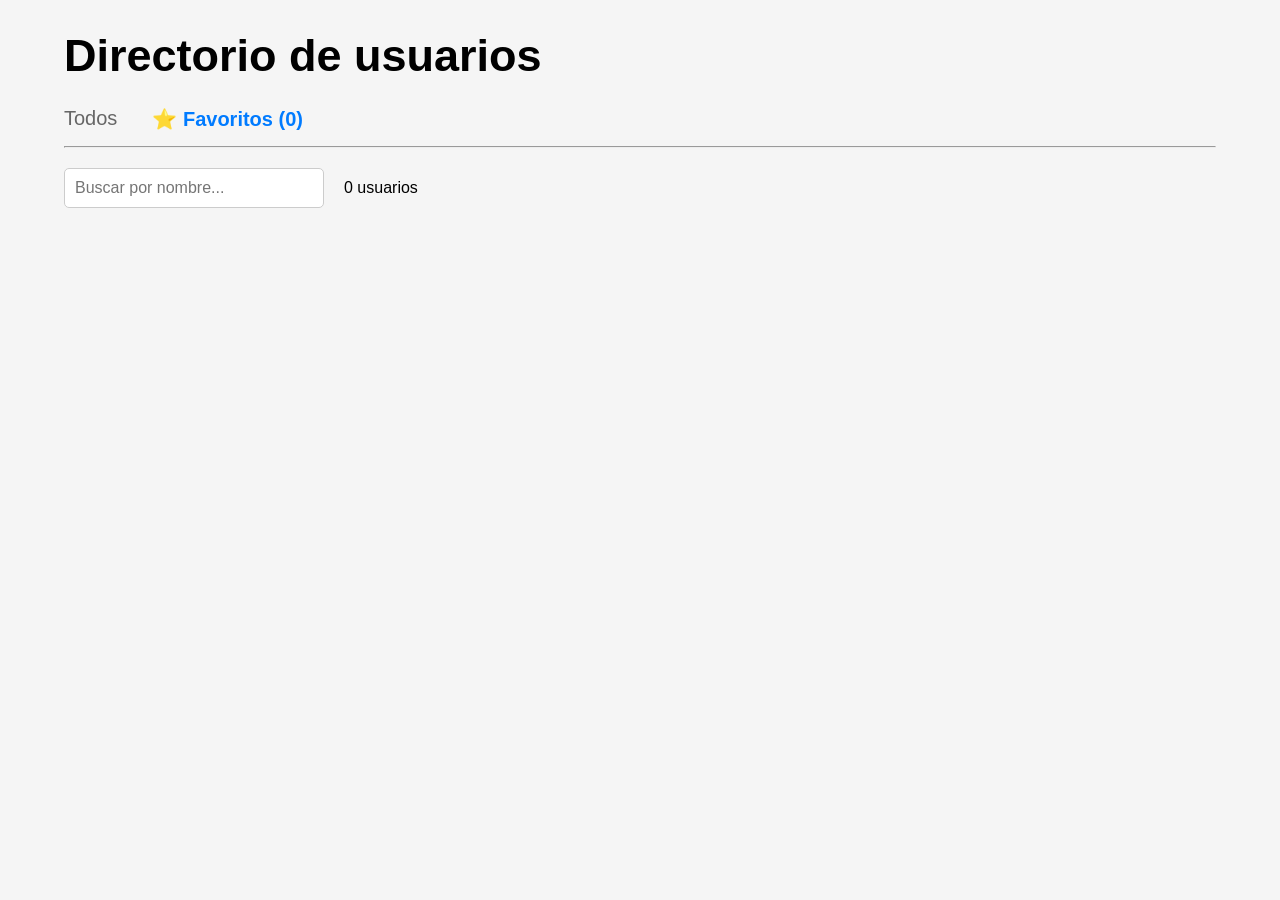
<file: favoritos.html>
<!DOCTYPE html>
<html lang="es">

<head>

    <meta charset="UTF-8">
    <meta name="viewport" content="width=device-width, initial-scale=1.0">

    <title>Favoritos</title>

    <link rel="stylesheet" href="css/styles.css">

</head>

<body>

    <div class="contenedor">

        <h1>Directorio de usuarios</h1>

        <div class="menu">

            <a href="index.html">
                Todos
            </a>

            <a class="activo" href="favoritos.html">
                ⭐ Favoritos (<span id="cantidadFavoritos">0</span>)
            </a>

        </div>

        <hr>

        <div class="barraBusqueda">

            <input
                type="text"
                id="buscar"
                placeholder="Buscar por nombre...">

            <p>

                <span id="usuariosMostrados">0</span>

                usuarios

            </p>

        </div>

        <div id="contenedorCards" class="cards">

        </div>

    </div>

    <script src="js/favoritos.js"></script>

</body>

</html>
</file>
<file: ABOGADOS/styles.css>
/*? ESTILOS — FIRMA DE ABOGADOS MjA
    /*?     Mejía & Asociados Estudio Jurídico
    /*?     TÉCNICAS QUE USAMOS PARA ETA PAGINA WEB:
    /*?    CSS Grid (hero, áreas, hitos, método, conferencias, contacto, pie)
    /*?    Flexbox (encabezado, equipo, botones, pie nav)
    /*?    Pseudoelementos ::before y ::after
    /*?    Pseudoclases :hover, :focus, :focus-visible, :last-child
    /*?    Variables CSS en :root
    /*?   Responsividad con 5 breakpoints
    /*?   prefers-reduced-motion para accesibilidad

    PROHIBICIONES CUMPLIDAS:
            Sin position (excepto donde es imprescindible)
            Sin z-index
            Sin frameworks CSS
            Sin JavaScript
            Sin float
            Sin br para separar elementos
            Sin tabla para maquetar
*/


/*!1. VARIABLES CSS*/
    /**     Aquí se definen todos los colores, fuentes y espaciados
    /**     del sitio. Se usan con var(--nombre) en todo el CSS.
*/
:root {
    --color-azul:          #0B1F3A;
    --color-azul-medio:    #112847;
    --color-gris:          #D9D9D9;
    --color-gris-suave:    #F2F2F2;
    --color-blanco:        #FFFFFF;
    --color-dorado:        #B08D57;
    --color-dorado-claro:  #C9A96E;
    --color-dorado-oscuro: #8A6B3A;
    --color-texto:         #1a1a1a;
    --color-texto-suave:   #555555;

    --fuente-principal:  'Cormorant Garamond', Georgia, serif;
    --fuente-versalitas: 'Cormorant SC', Georgia, serif;

    --espaciado-xs:  8px;
    --espaciado-s:   16px;
    --espaciado-m:   32px;
    --espaciado-l:   64px;
    --espaciado-xl:  100px;

    --padding-lateral: 80px;

    --line-height-body:   1.7;
    --line-height-titulo: 1.2;
    --line-height-texto:  1.65;

    --sombra-tarjeta:       0 4px 30px rgba(11, 31, 58, 0.07);
    --sombra-tarjeta-hover: 0 20px 60px rgba(11, 31, 58, 0.15);

    --transicion: 0.35s ease;
}



/*!2. RESET Y BASE
    /**     Elimina márgenes y padding por defecto del navegador.
    /**     box-sizing: border-box hace que padding y border no sumen al ancho. */
*::before,
*::after {
    margin: 0;
    padding: 0;
    box-sizing: border-box;
    
}

html {
    scroll-behavior: smooth;
    
    
}

body {
    font-family: var(--fuente-principal);
    color: var(--color-texto);
    background-color: var(--color-blanco);
    font-size: 18px;
    line-height: var(--line-height-body);
    overflow-x: hidden;
    margin: 0;
    
}

img {
    display: block;
    max-width: 100%;
    background-color: transparent;
    height: 50px;
    
}

a {
    text-decoration: none;
    color: inherit;
}


/*!3. UTILIDADES
    /** Clases reutilizables en varias secciones del sitio.*/

.etiqueta-seccion {
    font-family: var(--fuente-versalitas);
    font-size: 20px;
    letter-spacing: 5px;
    text-transform: uppercase;
    color: var(--color-dorado);
    margin-bottom: var(--espaciado-xs);
    display: block;
}

.etiqueta-seccion--clara {
    color: var(--color-dorado-claro);
    
}


/*!4. BOTONES
    /**      Dos estilos: principal (fondo dorado) y secundario (borde blanco).
    /**      El ::before de boton-principal crea el efecto de barrido al hover.*/

.boton-principal {
    display: inline-block;
    font-family: var(--fuente-versalitas);
    font-size: 14px;
    letter-spacing: 3px;
    text-transform: uppercase;
    background-color: var(--color-dorado);
    background-image: linear-gradient(to right, rgba(255,255,255,0.15) 0%, rgba(255,255,255,0.15) 100%);
    background-size: 0% 100%;
    background-repeat: no-repeat;
    color: var(--color-blanco);
    border: none;
    padding: 18px 44px;
    cursor: pointer;
    transition: background-color var(--transicion), transform var(--transicion), background-size var(--transicion);
    overflow: hidden;
}

.boton-principal:hover {
    background-color: var(--color-dorado-oscuro);
    background-size: 100% 100%;
    transform: translateY(-2px);
}

.boton-secundario {
    display: inline-block;
    font-family: var(--fuente-versalitas);
    font-size: 14px;
    letter-spacing: 3px;
    text-transform: uppercase;
    background-color: transparent;
    color: var(--color-blanco);
    border: 1px solid rgba(255, 255, 255, 0.5);
    padding: 18px 44px;
    cursor: pointer;
    transition: border-color var(--transicion), color var(--transicion), background-color var(--transicion);
}

.boton-secundario:hover {
    border-color: var(--color-dorado);
    color: var(--color-dorado);
    background-color: rgba(176, 141, 87, 0.08);
}

.boton-principal--formulario {
    width: 100%;
    padding: 18px;
    margin-top: var(--espaciado-s);
    font-size: 14px;
}


/*!5. ENCABEZADO
    /**      Barra superior con logo y navegación.
    /**      Menú hamburguesa: checkbox invisible controla la visibilidad del nav
    /**      con el selector CSS: input:checked - nav*/

.encabezado {
    display: flex;
    align-items: center;
    justify-content: space-between;
    background-color: var(--color-azul);
    border-bottom: 1px solid transparent;
    border-image: linear-gradient(to right, transparent, var(--color-dorado), transparent) 1;
}

.encabezado__marca {
    display: flex;
    align-items: center;
    gap: var(--espaciado-s);
}

.encabezado__logo-banner {
    height: 60px; /* Reducido ligeramente para mayor elegancia */
    width: auto;
    display: block;
    margin-left: 70px;
    filter: drop-shadow(0px 2px 4px rgba(0, 0, 0, 0.15)); /* Añade relieve y definición */
    transition: transform var(--transicion);
}
.encabezado__logo-banner:hover {
    transform: scale(1.02); 
}

.encabezado__nav {
    display: flex;
    gap: 44px;
    margin-right: 50px;
}

.enlace-nav {
    font-family: var(--fuente-versalitas);
    font-size: 12px;
    letter-spacing: 2.5px;
    text-transform: uppercase;
    color: rgba(255, 255, 255, 0.65);
    padding-bottom: 4px;
    border-bottom: 1px solid transparent;
    transition: color var(--transicion), border-color var(--transicion);
}

.enlace-nav:hover {
    color: var(--color-dorado);
    border-bottom-color: var(--color-dorado);
}


.menu-activo {
    display: none;
}

.menu-hamburguesa {
    display: none;
    flex-direction: column;
    gap: 5px;
    cursor: pointer;
    padding: var(--espaciado-xs);
}

.menu-hamburguesa span {
    display: block;
    width: 26px;
    height: 2px;
    background-color: var(--color-blanco);
    transition: transform var(--transicion), opacity var(--transicion);
}


/*!6. HERO / INICIO |  SECCIÓN 2 HTML
    /**      Técnica principal: Grid de 1 sola celda (grid-column: 1 / grid-row: 1)
    /**      para apilar video, degradado, patrón, contenido y métricas
    /**      sin usar position: absolute.
    /**      El orden en el HTML determina cuál capa queda al frente.*/

.inicio {
    display: grid;
    grid-template-columns: 1fr;
    grid-template-rows: 1fr;
    width: 100%;
    height: 100vh;
    min-height: 500px;
    overflow: hidden;
    align-items: center;
}

/*? Contenedor del video también es un grid de 1 celda
   /*? para apilar: video + degradado + patrón */
.inicio__contenedor-video {
    display: grid;
    grid-template-columns: 1fr;
    grid-template-rows: 1fr;
    grid-column: 1;
    grid-row: 1;
    width: 100%;
    height: 100%;
}

.inicio__video-fondo {
    grid-column: 1;
    grid-row: 1;
    width: 100%;
    height: 100%;
    object-fit: cover;
    display: block;
}

/*? Degradado negro de izquierda a derecha para oscurecer el video */
.inicio__degradado {
    grid-column: 1;
    grid-row: 1;
    width: 100%;
    height: 100%;
    background: linear-gradient(
        to right,
        rgba(0, 0, 2, 1) 0%,
        rgba(0, 0, 0, 0.7) 40%,
        rgba(0, 0, 0, 0.3) 70%,
        rgba(0, 0, 0, 0) 100%
    );
}

/*? Contenido principal (título + botones) encima de las capas anteriores */
.inicio__contenido {
    grid-column: 1;
    grid-row: 1;
    color: var(--color-blanco);
    max-width: 780px;
    padding-left: var(--padding-lateral);
    padding-right: 40px;
    align-self: center;
    margin-bottom: 200px;
}

/*? ::before agrega la línea dorada antes del texto de la etiqueta */
.inicio__etiqueta {
    font-family: var(--fuente-versalitas);
    font-size: 20px;
    letter-spacing: 5px;
    text-transform: uppercase;
    color: var(--color-dorado);
    margin-bottom: 20px;
    display: block;
}

.inicio__etiqueta::before {
    content: '';
    display: inline-block;
    width: 32px;
    height: 1px;
    background-color: var(--color-dorado);
    margin-right: 12px;
    vertical-align: middle;
    opacity: 0.7;
}

.inicio__banner {
    display: flex;
    align-items: center;
    justify-content: left;
    gap: 3px;
    margin-bottom: 24px;
    opacity: 0.6;
}

.inicio__banner svg {
    width: 280px;
    height: auto;
}

.banner-linea {
    width: 30px;
    height: 1px;
}

.inicio__logo {
    width: 50px;
    object-fit: contain;
    margin-left: 50px;
}

.inicio__titulo {
    font-size: 62px;
    font-weight: 300;
    line-height: var(--line-height-titulo);
    margin-bottom: 28px;
    font-style: italic;
}

.inicio__descripcion {
    font-size: 18px;
    font-weight: 300;
    opacity: 0.8;
    margin-bottom: 44px;
    max-width: 520px;
    line-height: 1.75;
}

.inicio__botones {
    display: flex;
    gap: 20px;
    flex-wrap: wrap;
}

/*? Métricas flotantes en la esquina inferior derecha */
.inicio__metricas {
    grid-column: 1;
    grid-row: 1;
    align-self: end;
    justify-self: end;
    margin-bottom: 48px;
    margin-right: var(--padding-lateral);
    display: flex;
    gap: 0;
    border: 1px solid rgba(176, 141, 87, 0.25);
}

.inicio__metrica {
    display: flex;
    flex-direction: column;
    align-items: center;
    padding: 20px 28px;
    margin-bottom: 25px;
    border-right: 1px solid rgba(176, 141, 87, 0.2);
}

/*? :last-child elimina el borde derecho de la última métrica */
.inicio__metrica:last-child {
    border-right: none;
}

.inicio__metrica-numero {
    font-family: var(--fuente-versalitas);
    font-size: 28px;
    font-weight: 600;
    color: var(--color-dorado);
    line-height: 1;
    margin-bottom: 4px;
}

.inicio__metrica-texto {
    font-size: 10px;
    letter-spacing: 1.5px;
    text-transform: uppercase;
    color: rgba(255, 255, 255, 0.45);
    font-family: var(--fuente-versalitas);
    text-align: center;
    margin-bottom: 40px;
}


    /* !7. ÁREAS DE PRÁCTICA
/* !7. ÁREAS DE PRÁCTICA
   * Concepto "El Expediente": cada área se presenta como una ficha
   * de expediente legal -> número de caso, cuerpo descriptivo y un
   * pie tipo "cierre de documento" donde viven honorarios + CTA.
   * El pie es el elemento que debe llamar la atención del cliente
   * para avanzar hacia la contratación, por eso siempre es visible
   * (no depende de :hover, que no existe en pantallas táctiles).
   *
   * Restricción de construcción: esta hoja NO usa la propiedad
   * "display" en ningún selector. El acomodo en columnas se logra
   * con float + box-sizing, y la alineación interna de cada fila
   * (cabecera, pie) se logra con float + position, no con flex/grid.
*/

.areas {
    background-color: var(--color-azul);
    padding: var(--espaciado-xl) var(--padding-lateral);
    overflow: hidden;
}

.areas__encabezado {
    text-align: center;
    max-width: 640px;
    margin-left: auto;
    margin-right: auto;
    margin-bottom: var(--espaciado-l);
}

.areas__titulo {
    font-size: 48px;
    font-weight: 300;
    color: var(--color-blanco);
    font-style: italic;
    margin-top: 14px;
    margin-bottom: 18px;
    line-height: var(--line-height-titulo);
}

.areas__subtitulo {
    font-size: 17px;
    color: rgba(255, 255, 255, 0.5);
    font-weight: 300;
}

/* ============================================
   CUADRÍCULA — 4 columnas con float
============================================ */
.areas__cuadricula {
    position: relative;
    background-color: rgba(176, 141, 87, 0.12);
    overflow: hidden;
}

.ficha {
    position: relative;
    float: left;
    width: 25%;
    min-height: 360px;
    box-sizing: border-box;
    background-color: var(--color-azul);
    cursor: default;
    overflow: hidden;
    will-change: transform;
    border-left: 2px solid transparent;
    border-right: 1px solid rgba(176, 141, 87, 0.12);
    border-bottom: 1px solid rgba(176, 141, 87, 0.12);
    transition: background-color var(--transicion), transform var(--transicion), border-left-color var(--transicion);
}

.ficha:hover {
    background-color: rgba(176, 141, 87, 0.07);
    transform: translateY(-3px);
    border-left-color: var(--color-dorado);
}

/*? El pie se ancla al fondo absoluto de la ficha (no al flujo del
    contenido), así todas las fichas de una fila cierran exactamente
    a la misma altura sin necesitar flex/grid para igualarlas. */
.ficha__cuerpo {
    padding: 40px 30px 130px;
}

/* ----- Cabecera: expediente + icono, alineados con float ----- */
.ficha__cabecera {
    position: relative;
    min-height: 32px;
    margin-bottom: 18px;
    overflow: hidden;
}

.ficha__expediente {
    float: left;
    font-family: var(--fuente-versalitas);
    font-size: 16px;
    letter-spacing: 3px;
    color: var(--color-dorado);
    opacity: 0.7;
    line-height: 32px;
}

.ficha__icono {
    float: right;
    width: 32px;
    height: 32px;
    opacity: 0.7;
    transition: opacity var(--transicion);
}

.ficha:hover .ficha__icono {
    opacity: 1;
}

.ficha__nombre {
    clear: both;
    font-size: 20px;
    font-weight: 500;
    color: var(--color-blanco);
    margin-bottom: 12px;
    font-style: italic;
    line-height: 1.3;
}

.ficha__descripcion {
    font-size: 20px;
    color: rgba(255, 255, 255, 0.5);
    font-weight: 300;
    line-height: var(--line-height-texto);
}


.ficha__pie {
    position: absolute;
    left: 0;
    right: 0;
    bottom: 0;
    padding: 8px 8px;
    background-color: rgba(176, 141, 87, 0.04);
    overflow: hidden;
    transition: background-color var(--transicion), border-top-color var(--transicion);
}

.ficha:hover .ficha__pie {
    background-color: rgba(176, 141, 87, 0.1);
    border-top-color: rgba(176, 141, 87, 0.5);
}

.ficha__honorarios {
    float: left;
    max-width: 60%;
}

.ficha__honorarios-etiqueta {
    font-family: var(--fuente-versalitas);
    font-size: 9px;
    letter-spacing: 1.5px;
    color: rgba(255, 255, 255, 0.45);
    white-space: nowrap;
    margin: 0 0 2px;
}

.ficha__precio {
    font-size: 18px;
    font-weight: 500;
    color: var(--color-dorado);
    letter-spacing: 0.3px;
    white-space: nowrap;
}

/*? CTA siempre visible: en táctil no hay hover. */
.ficha__cta {
    float: right;
    position: relative;
    font-family: var(--fuente-versalitas);
    font-size: 11px;
    letter-spacing: 1.5px;
    color: var(--color-dorado);
    text-decoration: none;
    white-space: nowrap;
    padding: 9px 30px 9px 14px;
    border: 1px solid rgba(176, 141, 87, 0.5);
    border-radius: 2px;
    transition: background-color var(--transicion), color var(--transicion), border-color var(--transicion);
}

.ficha__cta svg {
    position: absolute;
    top: 50%;
    right: 12px;
    width: 13px;
    height: 13px;
    margin-top: -6.5px;
    transition: transform var(--transicion);
}

.ficha:hover .ficha__cta,
.ficha__cta:hover,
.ficha__cta:focus-visible {
    background-color: var(--color-dorado);
    color: var(--color-azul);
    border-color: var(--color-dorado);
}

.ficha__cta:hover svg,
.ficha__cta:focus-visible svg {
    transform: translateX(3px);
}

.ficha__cta:focus-visible {
    outline: 2px solid var(--color-dorado);
    outline-offset: 3px;
}



/*!8. EQUIPO LEGAL
   Flexbox con wrap para las 4 tarjetas.
   Dentro de cada tarjeta: Grid de 1 celda para superponer
   ::before (texto MjA de fondo), imagen, velo dorado y badge de años.
*/

.equipo {
    padding: var(--espaciado-xl) var(--padding-lateral);
    background-color: var(--color-gris-suave);
}

.equipo__encabezado {
    text-align: center;
    margin-bottom: var(--espaciado-l);
}

.equipo__titulo {
    font-size: 48px;
    font-weight: 400;
    color: var(--color-azul);
    font-style: italic;
    margin-top: 14px;
    margin-bottom: 14px;
}

.equipo__subtitulo {
    font-size: 20px;
    color: var(--color-texto);
    font-weight: 300;
}

.equipo__cuadricula {
    display: flex;
    gap: 32px;
    justify-content: center;
    flex-wrap: wrap;
}

.tarjeta-abogado {
    flex: 0 1 280px;
    background-color: var(--color-blanco);
    overflow: hidden;
    box-shadow: var(--sombra-tarjeta);
    transition: transform var(--transicion), box-shadow var(--transicion);
    will-change: transform;
}

.tarjeta-abogado:hover {
    transform: translateY(-8px);
    box-shadow: var(--sombra-tarjeta-hover);
}

/*? Grid de 1 celda: apila ::before + imagen + velo + badge */
.tarjeta-abogado__imagen-contenedor {
    overflow: hidden;
    height: 300px;
    background-color: var(--color-azul-medio);
    display: grid;
    grid-template-columns: 1fr;
    grid-template-rows: 1fr;
}

/*? ::before pone el texto "MjA" de fondo muy tenue */
.tarjeta-abogado__imagen-contenedor::before {
    content: 'MjA';
    display: flex;
    align-items: center;
    justify-content: center;
    font-family: var(--fuente-versalitas);
    font-size: 80px;
    color: rgba(176, 141, 87, 0.1);
    grid-column: 1;
    grid-row: 1;
}

.tarjeta-abogado__imagen {
    width: 100%;
    height: 100%;
    object-fit: cover;
    transition: transform var(--transicion);
    background-color: transparent;
    grid-column: 1;
    grid-row: 1;
}

.tarjeta-abogado:hover .tarjeta-abogado__imagen {
    transform: scale(1.05);
}

/*? Velo dorado translúcido que aparece en hover */
.tarjeta-abogado__velo {
    grid-column: 1;
    grid-row: 1;
    background-color: rgba(176, 141, 87, 0);
    transition: background-color var(--transicion);
}

.tarjeta-abogado:hover .tarjeta-abogado__velo {
    background-color: rgba(176, 141, 87, 0.12);
}

/*? Badge de años: align-self y justify-self lo ubican sin position */
.tarjeta-abogado__anios {
    grid-column: 1;
    grid-row: 1;
    align-self: end;
    justify-self: end;
    margin: 0 16px 16px 0;
    background-color: var(--color-azul);
    border: 1px solid rgba(176, 141, 87, 0.4);
    padding: 8px 12px;
    text-align: center;
}

.tarjeta-abogado__anios span {
    display: block;
    font-family: var(--fuente-versalitas);
    font-size: 18px;
    color: var(--color-dorado);
    font-weight: 600;
    line-height: 1;
}

.tarjeta-abogado__anios small {
    display: block;
    font-size: 9px;
    letter-spacing: 2px;
    text-transform: uppercase;
    color: rgba(255, 255, 255, 0.5);
    margin-top: 3px;
}

.tarjeta-abogado__info {
    padding: 24px 22px;
    border-top: 2px solid var(--color-dorado);
}

.tarjeta-abogado__nombre {
    font-size: 20px;
    font-weight: 500;
    color: var(--color-azul);
    margin-bottom: 5px;
}

.tarjeta-abogado__cargo {
    font-family: var(--fuente-versalitas);
    font-size: 14px;
    letter-spacing: 2px;
    color: var(--color-dorado-oscuro);
    text-transform: uppercase;
    margin-bottom: 8px;
}

.tarjeta-abogado__especialidad {
    font-size: 17px;
    color: var(--color-texto-suave);
    font-weight: 300;
}


/*! 9. HITOS / CASOS DESTACADOS
   /**Grid de 4 columnas con separadores dorados (mismo truco de gap).
   /**El ornamento se anima en hover cambiando su width con transition.
*/

.hitos {
    background-color: var(--color-azul);
    padding: var(--espaciado-xl) var(--padding-lateral);
    overflow: hidden;
    background-image: radial-gradient(circle, rgba(176, 141, 87, 0.05) 0%, transparent 40%);
    background-size: 600px 600px;
    background-repeat: no-repeat;
    background-position: top -200px right -200px;
}

.hitos__encabezado {
    text-align: center;
    margin-bottom: var(--espaciado-l);
}

.hitos__titulo {
    font-size: 48px;
    font-weight: 300;
    color: var(--color-blanco);
    font-style: italic;
    margin-top: 14px;
}

.hitos__cuadricula {
    display: grid;
    grid-template-columns: repeat(4, 1fr);
    gap: 1px;
    background-color: rgba(176, 141, 87, 0.15);
}

.tarjeta-hito {
    background-color: var(--color-azul);
    padding: 52px 36px;
    text-align: center;
    transition: background-color var(--transicion);
    overflow: hidden;
}

.tarjeta-hito:hover {
    background-color: rgba(176, 141, 87, 0.07);
}

/*? El ornamento es una línea que se expande en hover */
.tarjeta-hito__ornamento {
    display: block;
    width: 32px;
    height: 1px;
    background-color: var(--color-dorado);
    margin-left: auto;
    margin-right: auto;
    margin-bottom: 24px;
    opacity: 0.5;
    transition: width var(--transicion), opacity var(--transicion);
}

.tarjeta-hito:hover .tarjeta-hito__ornamento {
    width: 60px;
    opacity: 1;
}

.tarjeta-hito__cifra {
    display: block;
    font-family: var(--fuente-versalitas);
    font-size: 28px;
    font-weight: 600;
    color: var(--color-dorado);
    margin-bottom: 16px;
    line-height: var(--line-height-titulo);
}

.tarjeta-hito__descripcion {
    font-size: 19px;
    color: rgba(255, 255, 255, 0.55);
    font-weight: 300;
    line-height: var(--line-height-texto);
}


/*! 10. MÉTODO (4 pasos)
   /**Grid de 4 columnas SIN gap. Los pasos se separan con border-right.
   /**En móvil el border-right se convierte en border-bottom.
*/

.metodo {
    padding: var(--espaciado-xl) var(--padding-lateral);
    background-color: var(--color-blanco);
}

.metodo__encabezado {
    text-align: center;
    margin-bottom: var(--espaciado-l);
}

.metodo__titulo {
    font-size: 48px;
    font-weight: 400;
    color: var(--color-azul);
    font-style: italic;
    margin-top: 14px;
}

.metodo__pasos {
    display: grid;
    grid-template-columns: repeat(4, 1fr);
}

.paso {
    text-align: center;
    padding: 40px 28px;
    border-right: 1px solid var(--color-gris);
    transition: background-color var(--transicion);
    will-change: background-color;
}

/*? :last-child elimina el borde derecho del último paso */
.paso:last-child {
    border-right: none;
}

.paso:hover {
    background-color: var(--color-gris-suave);
}

/*? Número grande muy transparente, se vuelve más visible en hover */
.paso__numero {
    font-family: var(--fuente-versalitas);
    font-size: 72px;
    font-weight: 600;
    color: var(--color-dorado);
    opacity: 0.12;
    line-height: 1;
    margin-bottom: var(--espaciado-s);
    transition: opacity var(--transicion);
}

.paso:hover .paso__numero {
    opacity: 0.35;
}

.paso__nombre {
    font-size: 25px;
    font-weight: 500;
    color: var(--color-azul);
    margin-bottom: 12px;
    font-style: italic;
}

.paso__descripcion {
    font-size: 19px;
    color: var(--color-texto-suave);
    font-weight: 300;
    line-height: var(--line-height-texto);
}


/*!11. EMPRESAS ASESORADAS
   /**Flexbox con wrap. Fondo con gradiente vertical de blanco a azul
   /**para crear transición visual entre sección método y conferencias.
*/

.clientes {
    padding: 70px 0;
    background: linear-gradient(
        to bottom,
        var(--color-blanco) 0%,
        #F7F5F1 30%,
        #E5D8C3 55%,
        #C9A96E 72%,
        var(--color-azul) 100%
    );
    overflow: hidden;
}
 
.clientes__titulo {
    text-align: center;
    font-family: var(--fuente-versalitas);
    font-size: 19px;
    letter-spacing: 4px;
    text-transform: uppercase;
    margin-bottom: 50px;
    color: var(--color-dorado);
}
 
.clientes__subtitulo {
    text-align: center;
    max-width: 680px;
    margin: -32px auto 60px;
    font-size: 23px;
    font-weight: 300;
    color: var(--color-texto-suave);
    line-height: var(--line-height-texto);
}
 

 
.clientes__pista {
    display: flex;
    align-items: center;
    width: max-content;
    animation: desplazamiento-logos 32s linear infinite;
}
 
.clientes__pista:hover {
    animation-play-state: paused;
}
 
@keyframes desplazamiento-logos {
    from { transform: translateX(0); }
    to   { transform: translateX(-50%); }
}
 
.cliente-card {
    flex: 0 0 auto;
    width: 200px;
    height: 130px;
    background-color: transparent;
    display: flex;
    justify-content: center;
    align-items: center;
    padding: 18px 24px;
    cursor: pointer;
}
 
.clientes__logo {
    max-width: 100%;
    max-height: 50px;
    object-fit: contain;
    opacity: 0.85;
    transition: opacity var(--transicion), transform var(--transicion);
}
 
.cliente-card:hover .clientes__logo {
    opacity: 1;
    transform: scale(1.06);
}


/*! 12. CONFERENCIAS
   /** Grid de 3 columnas y 2 filas.
   /**Video principal ocupa las 3 columnas con grid-column: 1 / 4.
   /**El badge "Con Audio" se superpone al video con grid de 1 celda.
*/

.conferencias {
    padding: var(--espaciado-xl) var(--padding-lateral);
    background-color: var(--color-azul);
}

.conferencias__encabezado {
    text-align: center;
    max-width: 640px;
    margin-left: auto;
    margin-right: auto;
    margin-bottom: var(--espaciado-l);
}

.conferencias__titulo {
    font-size: 48px;
    font-weight: 300;
    color: var(--color-blanco);
    font-style: italic;
    margin-top: 14px;
    margin-bottom: 14px;
    line-height: var(--line-height-titulo);
}

.conferencias__subtitulo {
    font-size: 21px;
    color: rgba(255, 255, 255, 0.5);
    font-weight: 300;
}

.conferencias__videos {
    display: grid;
    grid-template-columns: repeat(3, 1fr);
    grid-template-rows: auto auto;
    gap: 20px;
}

/*? El video principal ocupa las 3 columnas */
.video-item--principal {
    grid-column: 1 / 4;
}

.video-item {
    background-color: var(--color-azul-medio);
    border: 1px solid rgba(176, 141, 87, 0.15);
    border-top: 2px solid transparent;
    overflow: hidden;
    transition: border-color var(--transicion), transform var(--transicion), border-top-color var(--transicion);
    will-change: transform;
}

.video-item:hover {
    border-color: rgba(176, 141, 87, 0.5);
    border-top-color: var(--color-dorado);
    transform: translateY(-3px);
}

/*? Grid de 1 celda: superpone el video y el badge "Con Audio" */
.video-item__contenedor-video {
    display: grid;
    grid-template-columns: 1fr;
    grid-template-rows: 1fr;
}

.video-item__video {
    display: block;
    width: 100%;
    aspect-ratio: 16 / 9;
    background-color: var(--color-azul);
    grid-column: 1;
    grid-row: 1;
}

/*? El badge se posiciona en la esquina superior izquierda del video */
.video-item__etiqueta {
    grid-column: 1;
    grid-row: 1;
    align-self: start;
    justify-self: start;
    margin: 14px 0 0 14px;
}

.video-item__badge {
    font-family: var(--fuente-versalitas);
    font-size: 10px;
    letter-spacing: 2px;
    text-transform: uppercase;
    background-color: var(--color-dorado);
    color: var(--color-blanco);
    padding: 5px 12px;
}

.video-item__info {
    padding: 18px 20px;
    border-top: 1px solid rgba(176, 141, 87, 0.15);
}

.video-item__titulo {
    font-size: 16px;
    font-weight: 400;
    color: var(--color-blanco);
    margin-bottom: 6px;
    font-style: italic;
}

.video-item__subtitulo {
    font-family: var(--fuente-versalitas);
    font-size: 11px;
    letter-spacing: 1.5px;
    color: var(--color-dorado);
    text-transform: uppercase;
}


/*!13. CONTACTO
   /**Grid de 2 columnas (1fr + 1.5fr).
   /**El formulario interno usa grid de 2 columnas.
   /**.campo--completo usa grid-column: 1 / -1 para ocupar todo el ancho.
   /**:focus y :focus-visible en inputs para accesibilidad de teclado.
*/

.contacto {
    padding: var(--espaciado-xl) var(--padding-lateral);
    background-color: var(--color-gris-suave);
}

.contacto__encabezado {
    text-align: center;
    max-width: 680px;
    margin-left: auto;
    margin-right: auto;
    margin-bottom: var(--espaciado-l);
}

.contacto__titulo {
    font-size: 48px;
    font-weight: 400;
    color: var(--color-azul);
    font-style: italic;
    margin-top: 14px;
    margin-bottom: 14px;
    line-height: var(--line-height-titulo);
}

.contacto__subtitulo {
    font-size: 21px;
    color: var(--color-texto-suave);
    font-weight: 300;
}

.contacto__cuadricula {
    display: grid;
    grid-template-columns: 1fr 1.5fr;
    gap: 40px;
    align-items: stretch;
}

.info-contacto {
    background-color: var(--color-azul);
    padding: 48px 40px;
    overflow: hidden;
}

.info-contacto__titulo {
    font-size: 24px;
    font-weight: 400;
    color: var(--color-blanco);
    font-style: italic;
    margin-bottom: 36px;
    padding-bottom: 20px;
    border-bottom: 1px solid rgba(176, 141, 87, 0.25);
}

.item-contacto {
    margin-bottom: 26px;
}

.item-contacto__etiqueta {
    display: block;
    font-family: var(--fuente-versalitas);
    font-size: 14px;
    letter-spacing: 3px;
    text-transform: uppercase;
    color: var(--color-dorado);
    margin-bottom: 5px;
}

.item-contacto__valor {
    font-size: 19px;
    color: rgba(255, 255, 255, 0.75);
    font-weight: 300;
}

.info-contacto__eslogan {
    margin-top: 36px;
    padding-top: 24px;
    border-top: 1px solid rgba(176, 141, 87, 0.2);
}

.info-contacto__eslogan p {
    font-size: 18px;
    font-style: italic;
    font-weight: 300;
    color: var(--color-dorado-claro);
    line-height: 1.5;
}

.formulario-contenedor {
    background-color: var(--color-blanco);
    padding: 48px 44px;
    box-shadow: var(--sombra-tarjeta);
}

.formulario-contenedor__titulo {
    font-size: 28px;
    font-weight: 400;
    color: var(--color-azul);
    font-style: italic;
    margin-bottom: 36px;
    padding-bottom: 20px;
    border-bottom: 1px solid var(--color-gris);
}

.formulario {
    display: grid;
    grid-template-columns: 1fr 1fr;
    gap: 22px;
}

.campo {
    display: flex;
    flex-direction: column;
    gap: 7px;
}

/*? grid-column: 1 / -1 hace que el campo ocupe ambas columnas */
.campo--completo {
    grid-column: 1 / -1;
}

.campo__etiqueta {
    font-family: var(--fuente-versalitas);
    font-size: 15px;
    letter-spacing: 2.5px;
    text-transform: uppercase;
    color: var(--color-texto-suave);
}

.campo__entrada {
    font-family: var(--fuente-principal);
    font-size: 16px;
    color: var(--color-texto);
    background-color: var(--color-gris-suave);
    border: 1px solid var(--color-gris);
    padding: 14px 16px;
    outline: none;
    transition: border-color var(--transicion), background-color var(--transicion);
    width: 100%;
}

/*? :focus-visible es la pseudoclase para usuarios de teclado */
.campo__entrada:focus,
.campo__entrada:focus-visible {
    border-color: var(--color-dorado);
    background-color: var(--color-blanco);
}

/*? Oculta la flecha nativa del select para controlarlo con CSS */
.campo__entrada--select {
    cursor: pointer;
    -webkit-appearance: none;
    appearance: none;
    background-repeat: no-repeat;
    background-position: right 16px center;
    padding-right: 44px;
}

.campo__entrada--textarea {
    resize: vertical;
    min-height: 130px;
}


/*! 14. PIE DE PÁGINA
   /**Grid de 4 columnas con proporciones distintas (2fr 1fr 1fr 1.5fr).
   /**::before agrega la línea dorada decorativa en la parte superior.
*/

.pie {
    background-color: var(--color-azul);
    padding: var(--espaciado-l) var(--padding-lateral) var(--espaciado-m);
    color: var(--color-blanco);
}

/*? ::before crea la línea dorada degradada en la parte superior del footer */
.pie::before {
    content: '';
    display: block;
    height: 1px;
    background: linear-gradient(to right, transparent, var(--color-dorado), transparent);
    margin-bottom: 60px;
}

.pie__cuadricula {
    display: grid;
    grid-template-columns: 2fr 1fr 1fr 1.5fr;
    gap: 60px;
    padding-bottom: 48px;
    border-bottom: 1px solid rgba(255, 255, 255, 0.07);
    margin-bottom: 28px;
}

/* Sobrescribe solo para el logo del footer */
#pie__logo-banner {
    text-align: center;
    justify-content: center;
    width: 120px;
    height: 90px;
}

.pie__siglas {
    font-family: var(--fuente-versalitas);
    font-size: 24px;
    color: var(--color-blanco);
    margin-bottom: 6px;
    letter-spacing: 1px;
}

.pie__eslogan-footer {
    font-style: italic;
    font-size: 17px;
    color: var(--color-dorado);
    margin-bottom: 14px;
    opacity: 0.9;
}

.pie__descripcion {
    font-size: 18px;
    color: rgba(255, 255, 255, 0.4);
    font-weight: 300;
    max-width: 260px;
    line-height: var(--line-height-body);
}

.pie__nav-titulo {
    font-family: var(--fuente-versalitas);
    font-size: 15px;
    letter-spacing: 3px;
    text-transform: uppercase;
    color: var(--color-dorado);
    margin-bottom: 22px;
}

.pie__navegacion nav,
.pie__legal nav {
    display: flex;
    flex-direction: column;
    gap: 10px;
}

.pie__enlace {
    font-size: 18px;
    color: rgba(255, 255, 255, 0.45);
    font-weight: 300;
    transition: color var(--transicion);
}

.pie__enlace:hover {
    color: var(--color-dorado);
}

.pie__dato {
    font-size: 18px;
    color: rgba(255, 255, 255, 0.45);
    font-weight: 300;
    margin-bottom: 8px;
}

.pie__linea-inferior {
    display: flex;
    flex-direction: row;
    align-items: center;
    justify-content: center;
    gap: 20px;
}

.pie__derechos {
    font-family: var(--fuente-versalitas);
    font-size: 17px;
    letter-spacing: 5px;
    color: rgba(255, 255, 255, 0.2);
    text-align: center;
    text-transform: uppercase;
    max-width: 600px;
    margin-top: 25px;
}


/*! 15. RESPONSIVIDAD
   /**5 breakpoints para cubrir desde computadores hasta móviles pequeños.
   /**Breakpoint 900px: activa el menú hamburguesa.
*/

@media (max-width: 1200px) {
    .encabezado { padding: 18px 40px; }
    .inicio__contenido   { padding-left: 60px; }
    .inicio__titulo      { font-size: 50px; }
    .inicio__metricas    { margin-right: 40px; }
    

    .areas,
    .equipo,
    .hitos,
    .metodo,
    .conferencias,
    .contacto         { padding-left: 40px; padding-right: 40px; }

    .areas__cuadricula    { grid-template-columns: repeat(2, 1fr); }
    .hitos__cuadricula    { grid-template-columns: repeat(2, 1fr); }
    .metodo__pasos        { grid-template-columns: repeat(2, 1fr); }

    .conferencias__videos  { grid-template-columns: 1fr 1fr; }
    .video-item--principal { grid-column: 1 / 3; }

    .contacto__cuadricula { grid-template-columns: 1fr; }

    .pie                 { padding-left: 40px; padding-right: 40px; }
    .pie__cuadricula     { grid-template-columns: 1fr 1fr; gap: 40px; }
}

@media (max-width: 900px) {
    .encabezado { padding: 16px 24px; }
    .menu-hamburguesa { display: flex; }
    .encabezado { flex-wrap: wrap; }
    .encabezado__logo-banner { margin-left: 270px; }
    .inicio__video-fondo {
        display: none !important; /* Desactiva y oculta por completo el video en celular */
    }

    .inicio__contenedor-video {
        /* Se aplica el gradiente de fondo en reemplazo del video usando tus colores corporativos */
        background: linear-gradient(135deg, var(--color-azul) 0%, var(--color-azul-medio) 100%) !important;
    }

    /*? El nav se oculta con max-height: 0 y se expande cuando el checkbox está marcado */
    .encabezado__nav {
        display: flex;
        overflow: hidden;
        max-height: 0;
        width: 100%;
        flex-direction: column;
        gap: 0;
        border-top: 0px solid rgba(176, 141, 87, 0.2);
        padding: 0;
        transition: max-height var(--transicion), border-top-width 0.1s, padding var(--transicion);
    }

    .menu-activo:checked ~ .encabezado__nav {
        max-height: 500px;
        border-top-width: 1px;
        padding: 16px 0;
    }

    .enlace-nav { padding: 12px 28px; display: block; }

    .inicio__contenido        { padding-left: 32px; padding-right: 32px; }
    .inicio__titulo           { font-size: 38px; }
    .inicio__metricas         { display: none; }

    .conferencias__videos  { grid-template-columns: 1fr; }
    .video-item--principal { grid-column: 1; }

    .formulario            { grid-template-columns: 1fr; }
    .campo--completo       { grid-column: 1; }

    .pie__cuadricula { grid-template-columns: 1fr; gap: 28px; }
}

@media (max-width: 600px) {
    :root {
        --espaciado-xl: 60px;
        --espaciado-l:  40px;
    }

    .inicio__titulo       { font-size: 30px; }
    .inicio__descripcion  { font-size: 16px; }
    .inicio__botones      { flex-direction: column; }
    .inicio__banner svg   { width: 180px; }
    /* 1. Video del hero en móvil — ocultarlo y poner gradiente de fondo */
    .inicio__video-fondo {
        display: none !important; /* Desactiva y oculta por completo el video en celular */
    }

    .inicio__contenedor-video {
        /* Se aplica el gradiente de fondo en reemplazo del video usando tus colores corporativos */
        background: linear-gradient(135deg, var(--color-azul) 0%, var(--color-azul-medio) 100%) !important;
    }

    .areas,
    .equipo,
    .hitos,
    .metodo,
    .conferencias,
    .contacto { padding-left: 20px; padding-right: 20px; }

    .areas__cuadricula { grid-template-columns: 1fr; }
    .hitos__cuadricula { grid-template-columns: 1fr; }
    .metodo__pasos     { grid-template-columns: 1fr; }

    /*? En móvil el borde cambia de right a bottom */
    .paso { border-right: none; border-bottom: 1px solid var(--color-gris); }
    .paso:last-child { border-bottom: none; }

    .equipo__cuadricula { flex-direction: column; align-items: center; }
    .tarjeta-abogado    { flex: 0 1 100%; max-width: 360px; width: 100%; }

    .areas__titulo,
    .equipo__titulo,
    .hitos__titulo,
    .metodo__titulo,
    .contacto__titulo,
    .conferencias__titulo { font-size: 34px; }

    .formulario-contenedor { padding: 28px 20px; }
    .info-contacto         { padding: 32px 24px; }

    .pie                   { padding-left: 20px; padding-right: 20px; }
    .pie__cuadricula       { gap: 20px; }
}

@media (max-width: 600px) {

    
    /* 1. Video del hero en móvil — ocultarlo y poner gradiente de fondo */
    .inicio__video-fondo {
        display: none !important; /* Desactiva y oculta por completo el video en celular */
    }

    .inicio__contenedor-video {
        /* Se aplica el gradiente de fondo en reemplazo del video usando tus colores corporativos */
        background: linear-gradient(135deg, var(--color-azul) 0%, var(--color-azul-medio) 100%) !important;
    }

    /* 2. Hero móvil — limpiar el texto */
    .inicio__contenido {
        padding-left: 20px !important;
        padding-right: 20px !important;
        margin-bottom: 0 !important; /* Centra verticalmente limpiando espacios excesivos */
        text-align: center !important;
        display: flex !important;
        flex-direction: column !important;
        align-items: center !important;
        justify-content: center !important;
    }

    .inicio__etiqueta {
        font-size: 14px !important; /* Más legible y limpio en pantallas pequeñas */
        letter-spacing: 2px !important;
        margin-bottom: 12px !important;
    }
    .encabezado__logo-banner { margin-left: 180px; }

    .inicio__etiqueta::before {
        display: none !important; /* Remueve la línea lateral para centrar correctamente el texto */
    }

    .inicio__banner {
        justify-content: center !important; /* Centra el ícono del logo en el contenido */
        margin-bottom: 16px !important;
    }

    .inicio__logo {
        margin-left: 0 !important; /* Limpia el margen izquierdo heredado de PC */
        height: 40px !important;
    }

    .inicio__titulo {
        font-size: 32px !important; /* Reduce el tamaño evitando cortes bruscos en el texto */
        line-height: 1.3 !important;
        margin-bottom: 16px !important;
    }

    .inicio__descripcion {
        font-size: 15px !important;
        line-height: 1.6 !important;
        margin-bottom: 28px !important;
        max-width: 100% !important;
        opacity: 0.9 !important;
    }

    .inicio__botones {
        justify-content: center !important; /* Alineación limpia de los botones de acción */
        width: 100% !important;
        gap: 12px !important;
    }

    .boton-principal, 
    .boton-secundario {
        width:80% !important; /* Hace que los botones se adapten cómodamente al ancho del celular */
        padding: 5px 10px ;
        font-size: 13px !important;
        text-align: center !important;
    }

    /* Ajuste extra para las métricas flotantes en móvil para que no pisen el texto */
    .inicio__metricas {
        display: none !important; /* Limpia por completo el espacio visual en teléfonos menores a 600px */
    }
}
@media (max-width: 400px) {
    :root {
        --espaciado-xl: 48px;
        --espaciado-l:  32px;
    }

    .encabezado { padding: 14px 16px; }
    .encabezado__logo-banner { margin-left: 140px; }

    .inicio__contenido   { padding-left: 16px; padding-right: 16px; }
    .inicio__titulo      { font-size: 24px; }
    .inicio__descripcion { font-size: 14px; margin-bottom: 28px; }
    .inicio__banner      { display: none; }

    .boton-principal,
    .boton-secundario { padding: 14px 24px; font-size: 12px; letter-spacing: 2px; }

    .areas,
    .equipo,
    .hitos,
    .metodo,
    .conferencias,
    .contacto { padding-left: 12px; padding-right: 12px; }

    .areas__titulo,
    .equipo__titulo,
    .hitos__titulo,
    .metodo__titulo,
    .contacto__titulo,
    .conferencias__titulo { font-size: 26px; }

    .tarjeta-area        { padding: 28px 18px 24px; }
    .tarjeta-hito        { padding: 36px 20px; }
    .tarjeta-hito__cifra { font-size: 22px; }

    .paso { padding: 28px 16px; }
    .paso__numero { font-size: 52px; }

    .formulario-contenedor { padding: 20px 14px; }
    .info-contacto         { padding: 24px 16px; }
    .campo__entrada { padding: 12px 12px; font-size: 15px; }

    .pie { padding-left: 12px; padding-right: 12px; }
    .pie__cuadricula { gap: 16px; }
    .pie__derechos { font-size: 9px; letter-spacing: 1px; }
}

@media (max-width: 300px) {
    :root {
        --espaciado-xl: 36px;
        --espaciado-l:  24px;
        --espaciado-m:  20px;
    }

    .encabezado { padding: 12px 10px; }
    .encabezado__logo-banner { height: 45px;
    margin-left: 110px;
    
    }

    .inicio__titulo      { font-size: 20px; line-height: var(--line-height-titulo); }
    .inicio__descripcion { font-size: 13px; }
    .inicio__contenido   { padding-left: 10px; padding-right: 10px; }

    .boton-principal,
    .boton-secundario {
        padding: 12px 16px;
        font-size: 11px;
        letter-spacing: 1px;
        width: 100%;
        text-align: center;
    }

    .areas,
    .equipo,
    .hitos,
    .metodo,
    .conferencias,
    .contacto { padding-left: 10px; padding-right: 10px; }

    .areas__titulo,
    .equipo__titulo,
    .hitos__titulo,
    .metodo__titulo,
    .contacto__titulo,
    .conferencias__titulo { font-size: 22px; }

    .etiqueta-seccion { font-size: 10px; letter-spacing: 3px; }

    .tarjeta-area        { padding: 20px 12px 18px; }
    .tarjeta-area__nombre { font-size: 17px; }
    .tarjeta-area__descripcion { font-size: 13px; }

    .tarjeta-abogado__info { padding: 16px 14px; }
    .tarjeta-abogado__nombre { font-size: 17px; }

    .tarjeta-hito        { padding: 28px 14px; }
    .tarjeta-hito__cifra { font-size: 18px; }

    .paso { padding: 20px 10px; }
    .paso__numero { font-size: 42px; }
    .paso__nombre { font-size: 18px; }

    .formulario-contenedor { padding: 16px 10px; }
    .formulario { gap: 14px; }
    .campo__entrada { padding: 10px; font-size: 14px; }
    .info-contacto  { padding: 18px 12px; }

    .pie { padding-left: 10px; padding-right: 10px; }
    .pie__cuadricula { gap: 14px; }
    .pie__siglas { font-size: 16px; }
    .pie__derechos { font-size: 8px; letter-spacing: 0.5px; }

    .video-item__titulo { font-size: 14px; }
}

@media (max-width: 1024px) {
    .ficha {
        width: 50%;
    }
    .areas__titulo {
        font-size: 40px;
    }
}

@media (max-width: 640px) {
    .ficha {
        width: 100%;
        min-height: 0;
        border-right: none;
    }
    .areas__titulo {
        font-size: 32px;
    }
    .ficha__cuerpo {
        padding: 32px 22px 22px;
    }
    .ficha__pie {
        position: static;
        padding: 16px 22px;
    }
}

@media (max-width: 360px) {
    .areas {
        padding: var(--espaciado-xl) 16px;
    }
    .areas__titulo {
        font-size: 26px;
    }
    .areas__subtitulo {
        font-size: 15px;
    }
    .ficha__cuerpo {
        padding: 26px 18px 18px;
    }
    .ficha__descripcion {
        font-size: 15px;
    }
    .ficha__pie {
        padding: 16px 18px;
    }
    .ficha__honorarios {
        float: none;
        max-width: 100%;
        margin-bottom: 14px;
    }
    .ficha__cta {
        float: none;
        text-align: center;
        padding: 10px 30px 10px 14px;
    }
}

@media (prefers-reduced-motion: reduce) {
    .ficha, .ficha__icono, .ficha__pie, .ficha__cta, .ficha__cta svg {
        transition: none;
    }
}
/*! Card*/


/*!16. ACCESIBILIDAD — prefers-reduced-motion
    /**Si el usuario tiene activada la opción "reducir movimiento"
    /**en su sistema operativo, se desactivan todas las animaciones
/**y transiciones para evitar molestias visuales.
*/
@media (prefers-reduced-motion: reduce) {
    *,
    *::before,
    *::after {
        animation-duration: 0.01ms !important;
        animation-iteration-count: 1 !important;
        transition-duration: 0.01ms !important;
        scroll-behavior: auto !important;
    }
}
</file>
<file: css/styles.css>
*{
    margin:0;
    padding:0;
    box-sizing:border-box;
    font-family:Arial, Helvetica, sans-serif;
}

body{
    background:#f5f5f5;
}

.contenedor{
    width:90%;
    margin:30px auto;
}

h1{
    font-size:45px;
    margin-bottom:25px;
}

.menu{
    display:flex;
    gap:35px;
    margin-bottom:15px;
}

.menu a{
    text-decoration:none;
    color:#666;
    font-size:20px;
}

.menu .activo{
    color:#007bff;
    font-weight:bold;
}

hr{
    margin-bottom:20px;
}

.barraBusqueda{
    display:flex;
    align-items:center;
    gap:20px;
    margin-bottom:25px;
}

#buscar{
    width:260px;
    height:40px;
    padding-left:10px;
    font-size:16px;
    border:1px solid #ccc;
    border-radius:5px;
}

.cards{
    display:grid;
    grid-template-columns:repeat(auto-fill,minmax(200px,1fr));
    gap:20px;
}

.card{

    background:white;
    border:1px solid #ddd;
    border-radius:8px;
    padding:20px;

    position:relative;

    display:flex;
    flex-direction:column;
    align-items:center;

    cursor:pointer;

    transition:.3s;
}

.card:hover{

    transform:translateY(-5px);

    box-shadow:0 5px 10px rgba(0,0,0,.15);

}

.foto{

    width:90px;
    height:90px;

    border-radius:50%;

    object-fit:cover;

    margin-bottom:15px;

}

.nombre{

    font-size:20px;

    text-align:center;

    margin-bottom:8px;

}

.pais{

    color:#777;

    margin-bottom:5px;

}

.genero{

    color:#999;

    font-size:15px;

}

.estrella{

    position:absolute;

    top:10px;

    right:10px;

    border:none;

    background:none;

    font-size:26px;

    color:gray;

    cursor:pointer;

}

.estrella:hover{

    transform:scale(1.2);

}

.favorita{

    color:gold;

}

/* ---------- PERFIL ---------- */

.volver{

    width:110px;

    height:40px;

    border:1px solid #bbb;

    border-radius:5px;

    background:white;

    cursor:pointer;

    margin-bottom:30px;

}

.perfil{

    width:550px;

    margin:auto;

    background:white;

    border-radius:8px;

    border:1px solid #ddd;

    padding:35px;

}

.perfil img{

    width:150px;

    height:150px;

    border-radius:50%;

    display:block;

    margin:auto;

}

.perfil h2{

    text-align:center;

    margin-top:15px;

}

.usuario{

    text-align:center;

    color:#666;

    margin-bottom:30px;

}

.info{

    margin-top:20px;

}

.info h4{

    color:#888;

    margin-top:20px;

}

.info p{

    margin-top:5px;

    padding-bottom:15px;

    border-bottom:1px solid #ddd;

}
</file>
